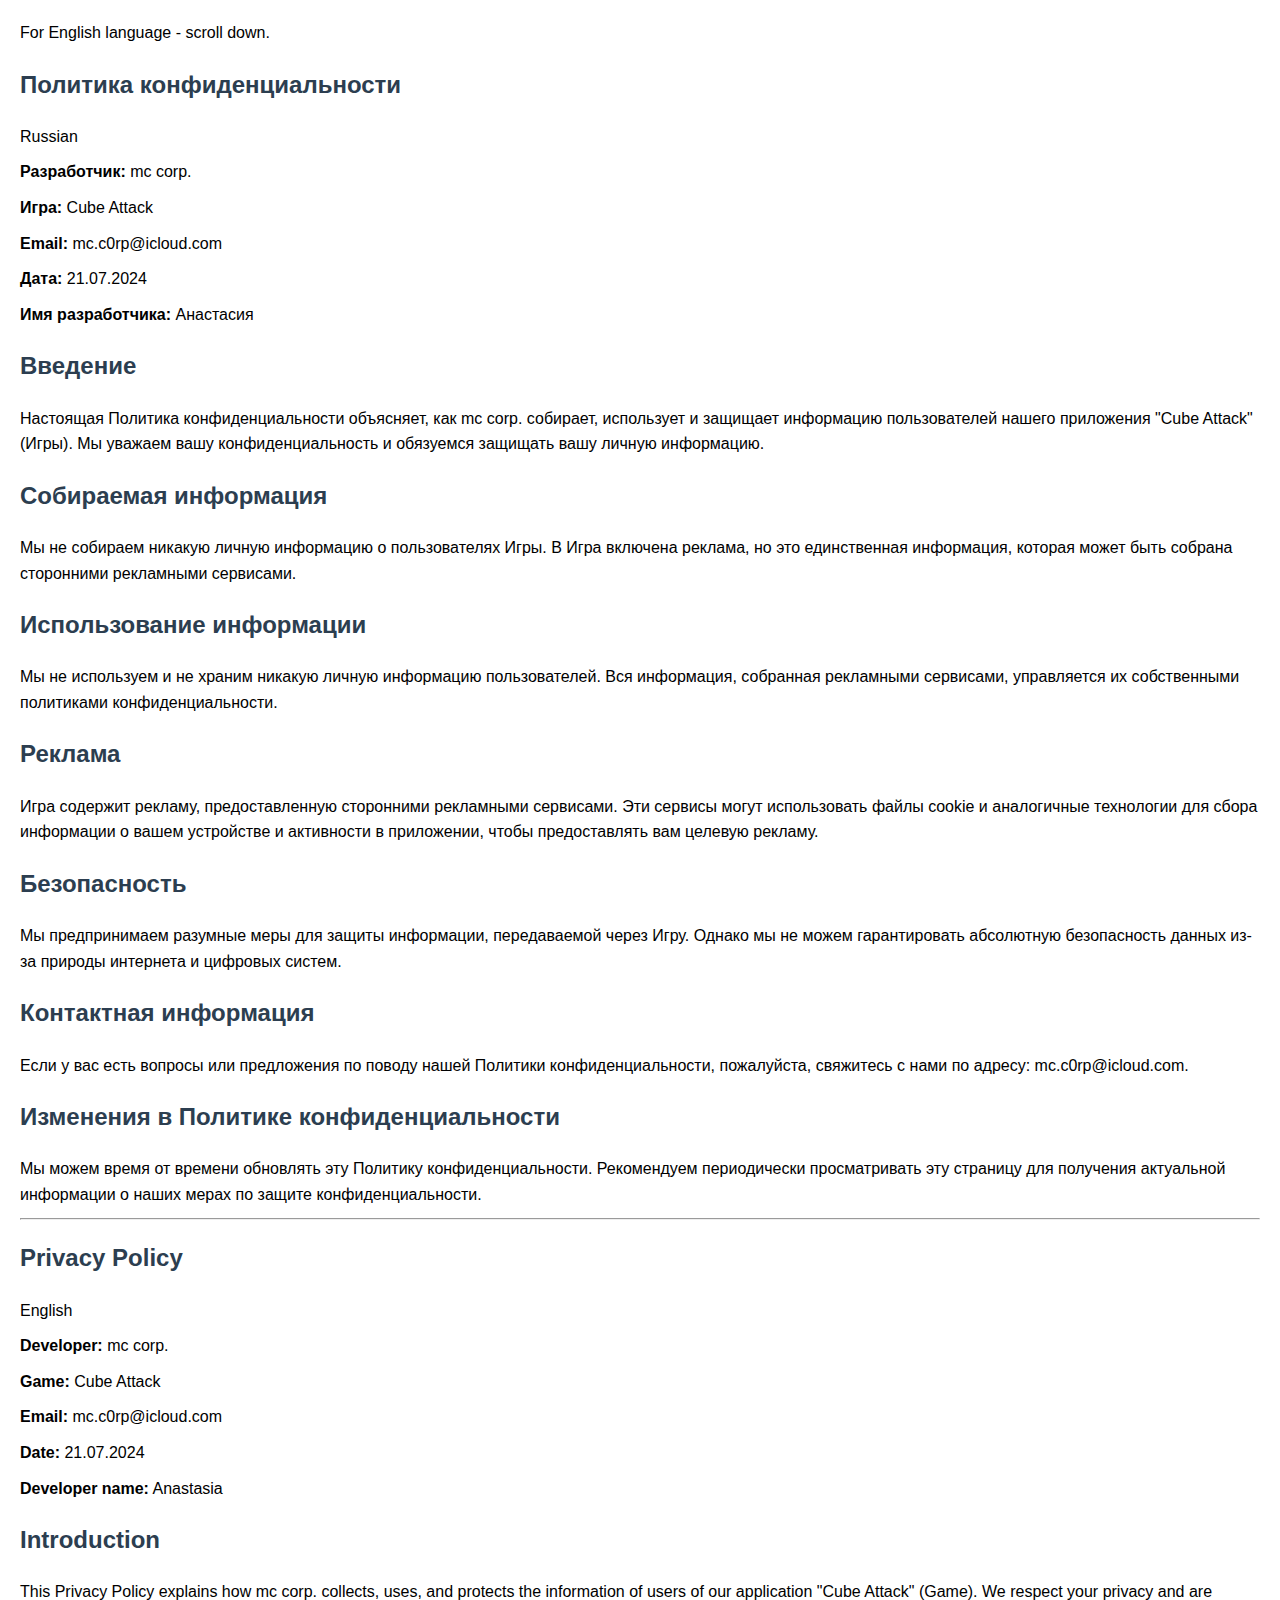
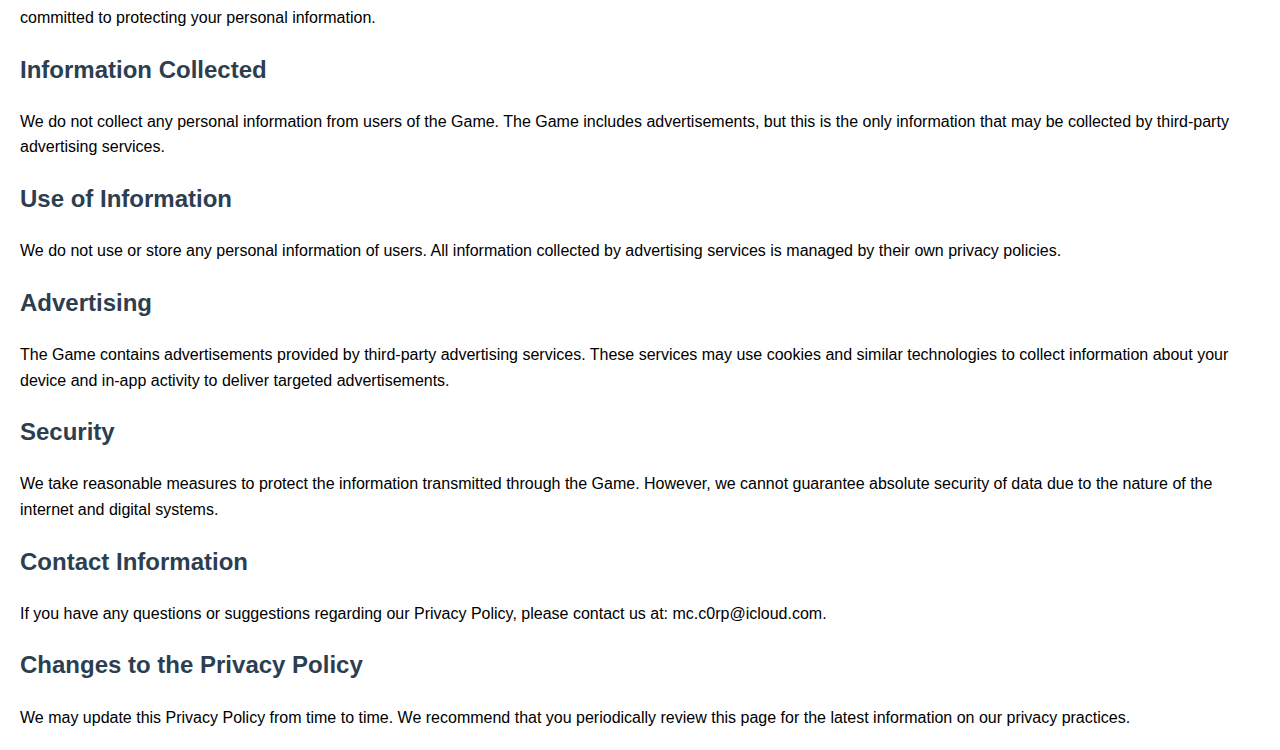
<file: index.html>
<!DOCTYPE html>
<html lang="ru">
<head>
    <meta charset="UTF-8">
    <meta name="viewport" content="width=device-width, initial-scale=1.0">
    <title>Политика конфиденциальности</title>
    <style>
        body {
            font-family: Arial, sans-serif;
            margin: 20px;
            line-height: 1.6;
        }
        h2 {
            color: #2c3e50;
        }
        p {
            margin: 10px 0;
        }
    </style>
</head>
<body>
    <p>For English language - scroll down.</p>
    <h2>Политика конфиденциальности</h2>
    <p>Russian</p>
    <p><strong>Разработчик:</strong> mc corp.</p>
    <p><strong>Игра:</strong> Cube Attack</p>
    <p><strong>Email:</strong> mc.c0rp@icloud.com</p>
    <p><strong>Дата:</strong> 21.07.2024</p>
    <p><strong>Имя разработчика:</strong> Анастасия</p>

    <h2>Введение</h2>
    <p>Настоящая Политика конфиденциальности объясняет, как mc corp. собирает, использует и защищает информацию пользователей нашего приложения "Cube Attack" (Игры). Мы уважаем вашу конфиденциальность и обязуемся защищать вашу личную информацию.</p>

    <h2>Собираемая информация</h2>
    <p>Мы не собираем никакую личную информацию о пользователях Игры. В Игра включена реклама, но это единственная информация, которая может быть собрана сторонними рекламными сервисами.</p>

    <h2>Использование информации</h2>
    <p>Мы не используем и не храним никакую личную информацию пользователей. Вся информация, собранная рекламными сервисами, управляется их собственными политиками конфиденциальности.</p>

    <h2>Реклама</h2>
    <p>Игра содержит рекламу, предоставленную сторонними рекламными сервисами. Эти сервисы могут использовать файлы cookie и аналогичные технологии для сбора информации о вашем устройстве и активности в приложении, чтобы предоставлять вам целевую рекламу.</p>

    <h2>Безопасность</h2>
    <p>Мы предпринимаем разумные меры для защиты информации, передаваемой через Игру. Однако мы не можем гарантировать абсолютную безопасность данных из-за природы интернета и цифровых систем.</p>

    <h2>Контактная информация</h2>
    <p>Если у вас есть вопросы или предложения по поводу нашей Политики конфиденциальности, пожалуйста, свяжитесь с нами по адресу: mc.c0rp@icloud.com.</p>

    <h2>Изменения в Политике конфиденциальности</h2>
    <p>Мы можем время от времени обновлять эту Политику конфиденциальности. Рекомендуем периодически просматривать эту страницу для получения актуальной информации о наших мерах по защите конфиденциальности.</p>

    <hr>

    <h2>Privacy Policy</h2>
    <p>English</p>
    <p><strong>Developer:</strong> mc corp.</p>
    <p><strong>Game:</strong> Cube Attack</p>
    <p><strong>Email:</strong> mc.c0rp@icloud.com</p>
    <p><strong>Date:</strong> 21.07.2024</p>
    <p><strong>Developer name:</strong> Anastasia</p>

    <h2>Introduction</h2>
    <p>This Privacy Policy explains how mc corp. collects, uses, and protects the information of users of our application "Cube Attack" (Game). We respect your privacy and are committed to protecting your personal information.</p>

    <h2>Information Collected</h2>
    <p>We do not collect any personal information from users of the Game. The Game includes advertisements, but this is the only information that may be collected by third-party advertising services.</p>

    <h2>Use of Information</h2>
    <p>We do not use or store any personal information of users. All information collected by advertising services is managed by their own privacy policies.</p>

    <h2>Advertising</h2>
    <p>The Game contains advertisements provided by third-party advertising services. These services may use cookies and similar technologies to collect information about your device and in-app activity to deliver targeted advertisements.</p>

    <h2>Security</h2>
    <p>We take reasonable measures to protect the information transmitted through the Game. However, we cannot guarantee absolute security of data due to the nature of the internet and digital systems.</p>

    <h2>Contact Information</h2>
    <p>If you have any questions or suggestions regarding our Privacy Policy, please contact us at: mc.c0rp@icloud.com.</p>

    <h2>Changes to the Privacy Policy</h2>
    <p>We may update this Privacy Policy from time to time. We recommend that you periodically review this page for the latest information on our privacy practices.</p>

</body>
</html>
</file>
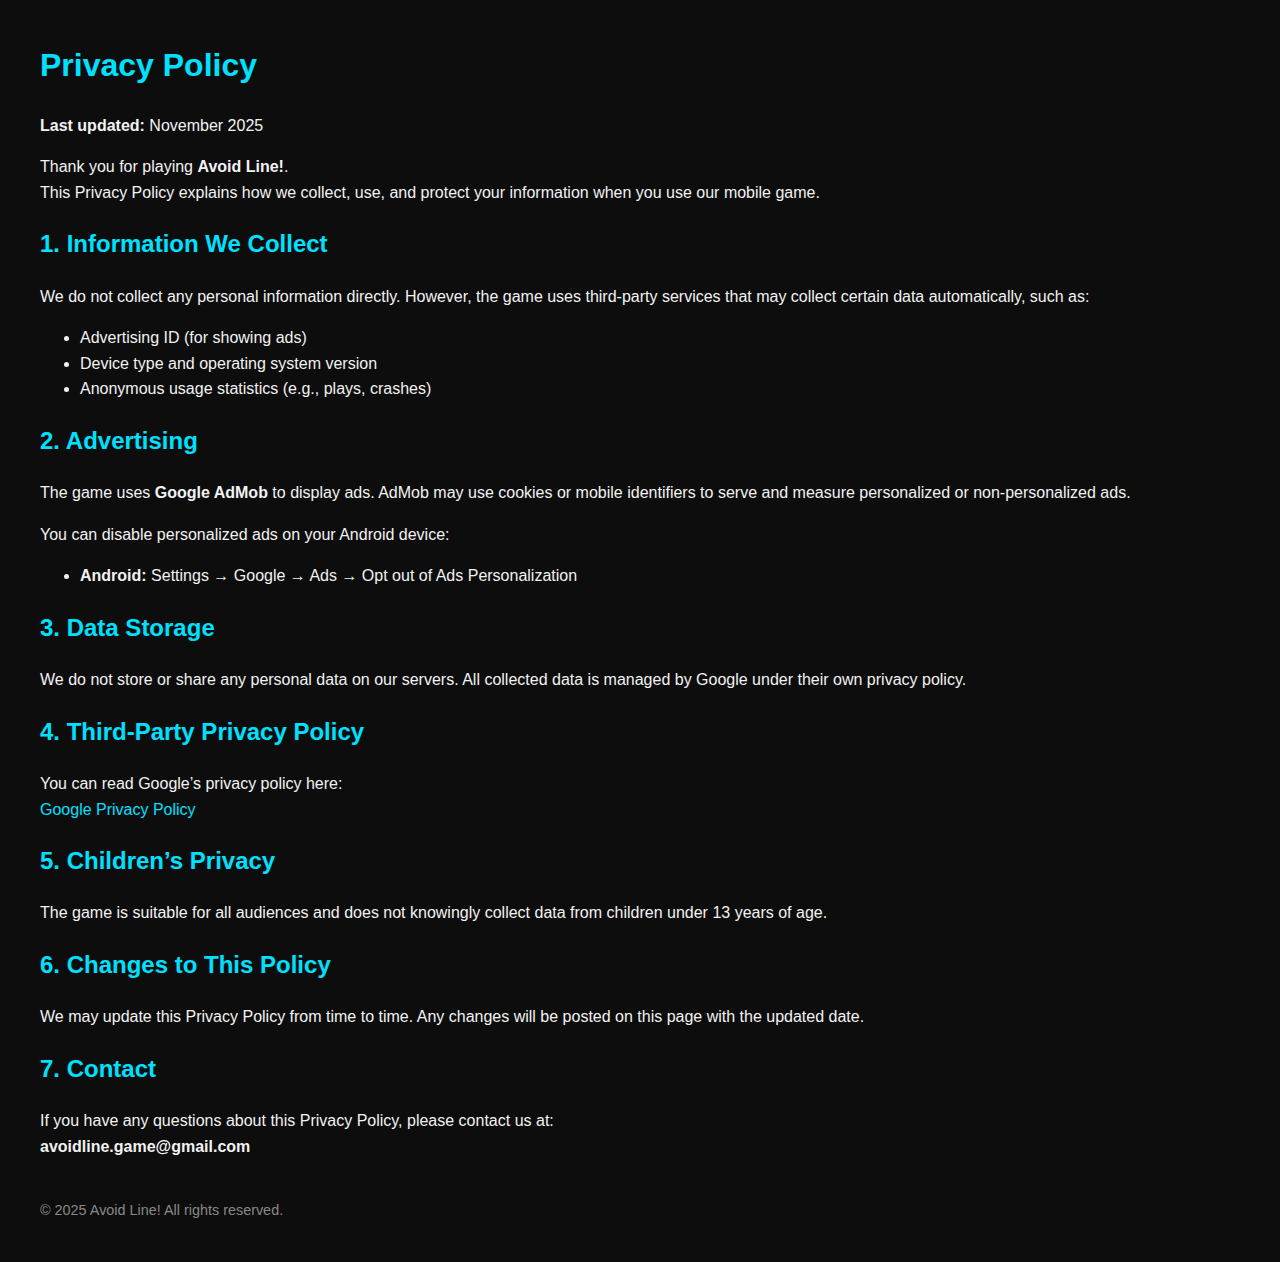
<file: avoidline-policy.html>
<!DOCTYPE html>
<html lang="en">
<head>
  <meta charset="UTF-8" />
  <meta name="viewport" content="width=device-width, initial-scale=1.0" />
  <title>Privacy Policy - Avoid Line!</title>
  <style>
    body {
      font-family: Arial, sans-serif;
      background-color: #0d0d0d;
      color: #f2f2f2;
      margin: 40px;
      line-height: 1.6;
    }
    h1, h2 {
      color: #00e0ff;
    }
    a {
      color: #00e0ff;
      text-decoration: none;
    }
    a:hover {
      text-decoration: underline;
    }
    footer {
      margin-top: 40px;
      font-size: 0.9em;
      color: #888;
    }
  </style>
</head>
<body>
  <h1>Privacy Policy</h1>
  <p><strong>Last updated:</strong> November 2025</p>

  <p>Thank you for playing <strong>Avoid Line!</strong>.<br>
  This Privacy Policy explains how we collect, use, and protect your information when you use our mobile game.</p>

  <h2>1. Information We Collect</h2>
  <p>We do not collect any personal information directly.  
  However, the game uses third-party services that may collect certain data automatically, such as:</p>
  <ul>
    <li>Advertising ID (for showing ads)</li>
    <li>Device type and operating system version</li>
    <li>Anonymous usage statistics (e.g., plays, crashes)</li>
  </ul>

  <h2>2. Advertising</h2>
  <p>The game uses <strong>Google AdMob</strong> to display ads.  
  AdMob may use cookies or mobile identifiers to serve and measure personalized or non-personalized ads.</p>

  <p>You can disable personalized ads on your Android device:</p>
  <ul>
    <li><strong>Android:</strong> Settings → Google → Ads → Opt out of Ads Personalization</li>
  </ul>

  <h2>3. Data Storage</h2>
  <p>We do not store or share any personal data on our servers.  
  All collected data is managed by Google under their own privacy policy.</p>

  <h2>4. Third-Party Privacy Policy</h2>
  <p>You can read Google’s privacy policy here:<br>
  <a href="https://policies.google.com/privacy" target="_blank" rel="noopener">Google Privacy Policy</a></p>

  <h2>5. Children’s Privacy</h2>
  <p>The game is suitable for all audiences and does not knowingly collect data from children under 13 years of age.</p>

  <h2>6. Changes to This Policy</h2>
  <p>We may update this Privacy Policy from time to time.  
  Any changes will be posted on this page with the updated date.</p>

  <h2>7. Contact</h2>
  <p>If you have any questions about this Privacy Policy, please contact us at:<br>
  <strong>avoidline.game@gmail.com</strong></p>

  <footer>
    &copy; 2025 Avoid Line! All rights reserved.
  </footer>
</body>
</html>
</file>
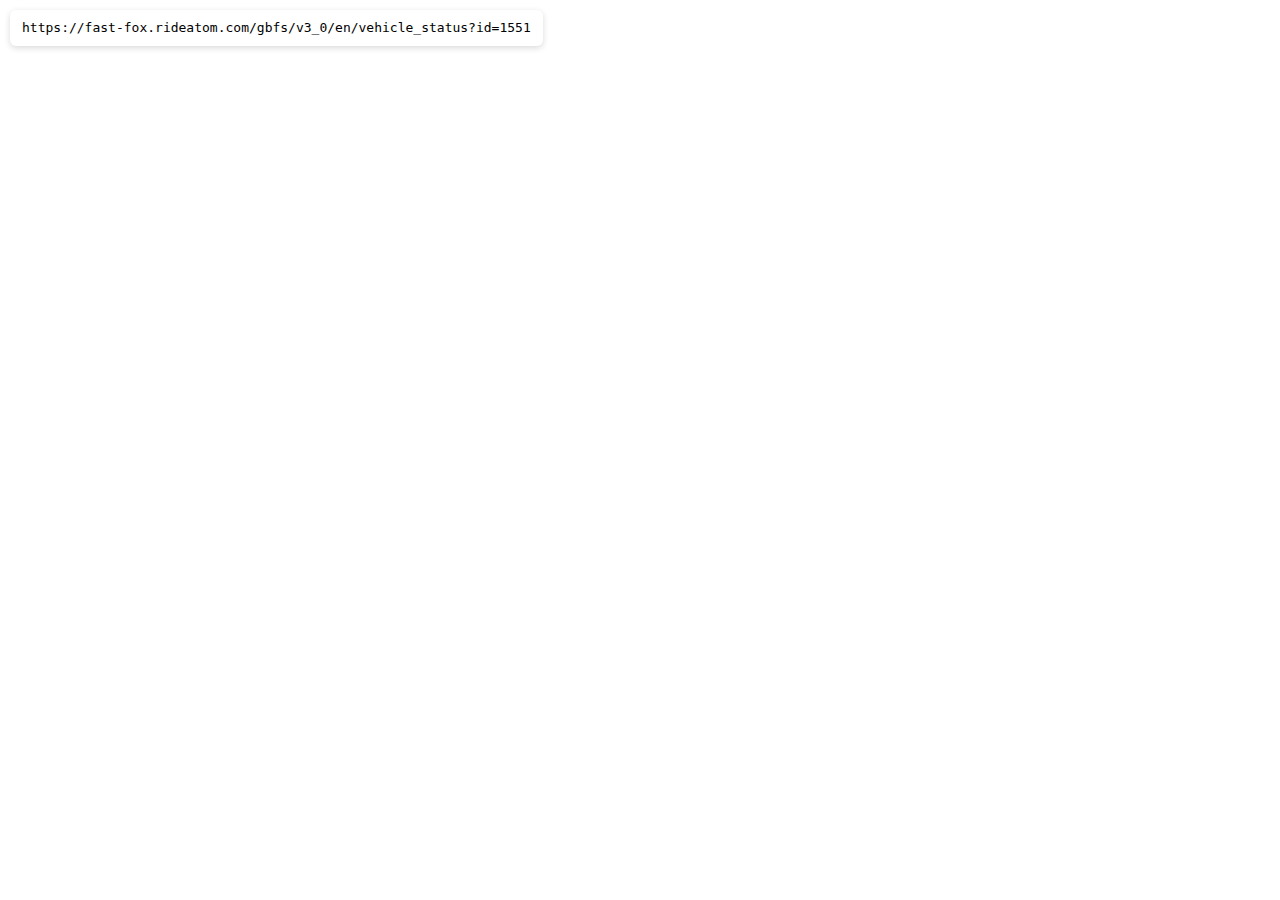
<file: gbfs.html>
<!doctype html>
<html lang="ru">
<head>
  <meta charset="utf-8" />
  <meta name="viewport" content="width=device-width, initial-scale=1" />
  <title>Mapbox — Самокаты</title>
  <link href="https://api.mapbox.com/mapbox-gl-js/v3.15.0/mapbox-gl.css" rel="stylesheet">
  <script src="https://api.mapbox.com/mapbox-gl-js/v3.15.0/mapbox-gl.js"></script>
  <style>
    html, body, #map { height: 100%; margin: 0; padding: 0; }
    .map-overlay {
      position: absolute;
      left: 10px; top: 10px;
      background: #fff; padding: 10px 12px;
      border-radius: 6px;
      box-shadow: 0 2px 6px rgba(0,0,0,.15);
      z-index: 1;
      font-size: 13px;
    }
  </style>
</head>
<body>
  <div id="map"></div>
  <div class="map-overlay">
    <code>https://fast-fox.rideatom.com/gbfs/v3_0/en/vehicle_status?id=1551</code>
  </div>

  <script>
    const MAPBOX_ACCESS_TOKEN = 'pk.eyJ1IjoibWMtYzBycCIsImEiOiJjbThqZTZtM2EwZGVkMmlyNHJtNTFvejFjIn0.Z6AvGRDiLCeRG1V4xmsH6Q';
    mapboxgl.accessToken = MAPBOX_ACCESS_TOKEN;

    const map = new mapboxgl.Map({
      container: 'map',
      style: 'mapbox://styles/mapbox/streets-v12',
      center: [28.812412, 47.044449],
      zoom: 13
    });

    // Кнопки навигации и геолокации
    map.addControl(new mapboxgl.NavigationControl());

    // Геолокация пользователя
    const geolocate = new mapboxgl.GeolocateControl({
      positionOptions: { enableHighAccuracy: true },
      trackUserLocation: true,         // будет следить за пользователем
      showUserHeading: true,           // стрелка направления
      showAccuracyCircle: true
    });
    map.addControl(geolocate);

    // После загрузки карты сразу запросить местоположение
    map.on('load', () => {
      geolocate.trigger(); // сразу показать позицию
      loadAndDraw();
    });

    const DATA_URL = 'https://fast-fox.rideatom.com/gbfs/v3_0/en/vehicle_status?id=1551';

    async function loadAndDraw() {
      try {
        const res = await fetch(DATA_URL, { cache: 'no-store' });
        const json = await res.json();
        const vehicles = json?.data?.vehicles || [];

        if (!vehicles.length) return alert('Нет самокатов');

        const geojson = {
          type: 'FeatureCollection',
          features: vehicles.map(v => {
            const ios = v.rental_uris?.ios || '';
            let scooterNumber = '';
            try {
              if (ios) {
                const u = new URL(ios);
                scooterNumber = u.pathname.split('/').filter(Boolean).pop() || '';
              }
            } catch {
              const parts = ios.split('/').filter(Boolean);
              scooterNumber = parts.pop() || '';
            }

            return {
              type: 'Feature',
              geometry: { type: 'Point', coordinates: [Number(v.lon), Number(v.lat)] },
              properties: {
                number: scooterNumber || '—',
                vehicle_id: v.vehicle_id || '',
                range: v.current_range_meters ?? '',
                ios
              }
            };
          })
        };

        if (map.getSource('scooters')) {
          map.getSource('scooters').setData(geojson);
        } else {
          map.addSource('scooters', { type: 'geojson', data: geojson });

          map.addLayer({
            id: 'scooter-circles',
            type: 'circle',
            source: 'scooters',
            paint: {
              'circle-radius': 10,
              'circle-color': '#111',
              'circle-stroke-color': '#fff',
              'circle-stroke-width': 1.5
            }
          });

          map.addLayer({
            id: 'scooter-labels',
            type: 'symbol',
            source: 'scooters',
            layout: {
              'text-field': ['get', 'number'],
              'text-size': 14,
              'text-offset': [0, 0.8],
              'text-anchor': 'top'
            },
            paint: {
              'text-color': '#fff',
              'text-halo-color': '#000',
              'text-halo-width': 1.5
            }
          });

          map.on('click', 'scooter-circles', e => {
            const p = e.features[0].properties;
            const html = `
              <strong>nr</strong> ${p.number}<br>
              <strong>id</strong> ${p.vehicle_id}<br>
            `;
            new mapboxgl.Popup()
              .setLngLat(e.lngLat)
              .setHTML(html)
              .addTo(map);
          });

          map.on('mouseenter', 'scooter-circles', () => map.getCanvas().style.cursor = 'pointer');
          map.on('mouseleave', 'scooter-circles', () => map.getCanvas().style.cursor = '');
        }

        // Подгоняем под самокаты
        const coords = vehicles.map(v => [v.lon, v.lat]);
        const bounds = coords.reduce((b, c) => b.extend(c), new mapboxgl.LngLatBounds(coords[0], coords[0]));
        map.fitBounds(bounds, { padding: 60, maxZoom: 15 });

      } catch (err) {
        console.error(err);
        alert('Ошибка: ' + err.message);
      }
    }
  </script>
</body>
</html>
</file>
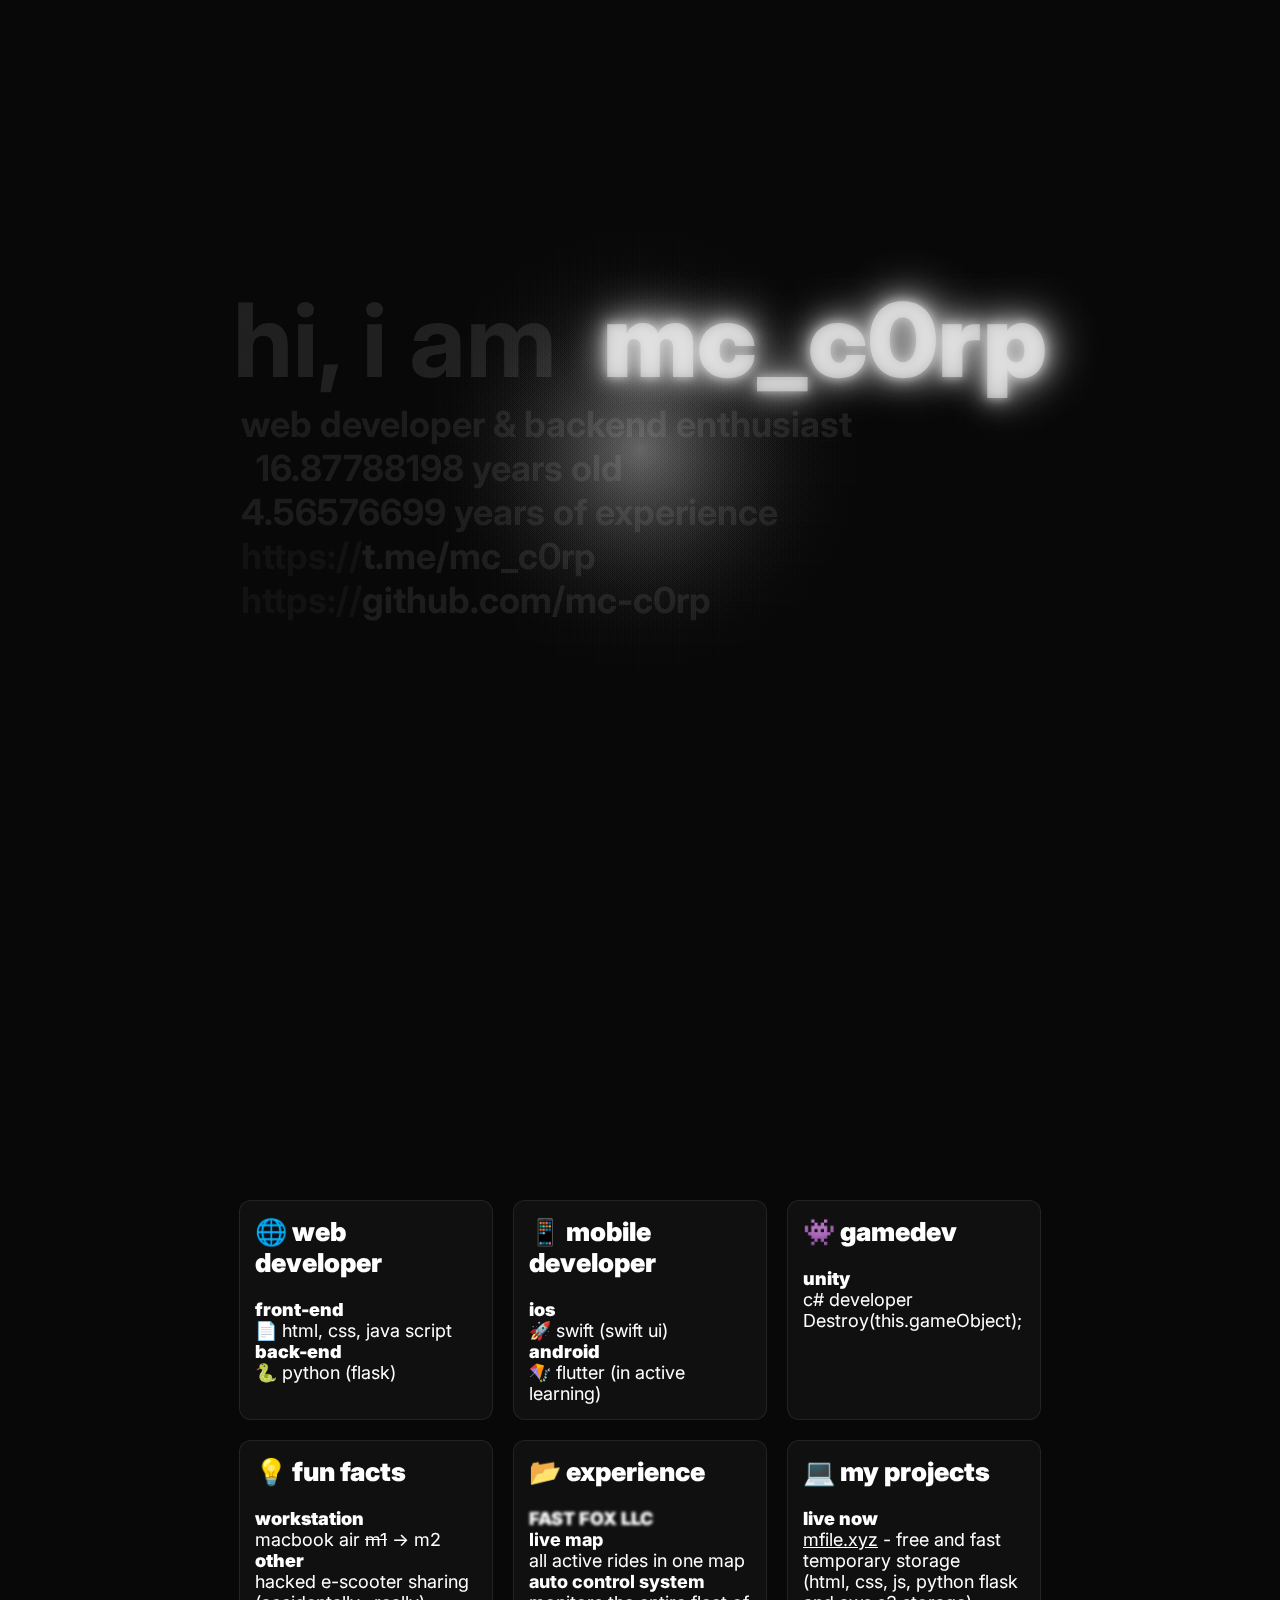
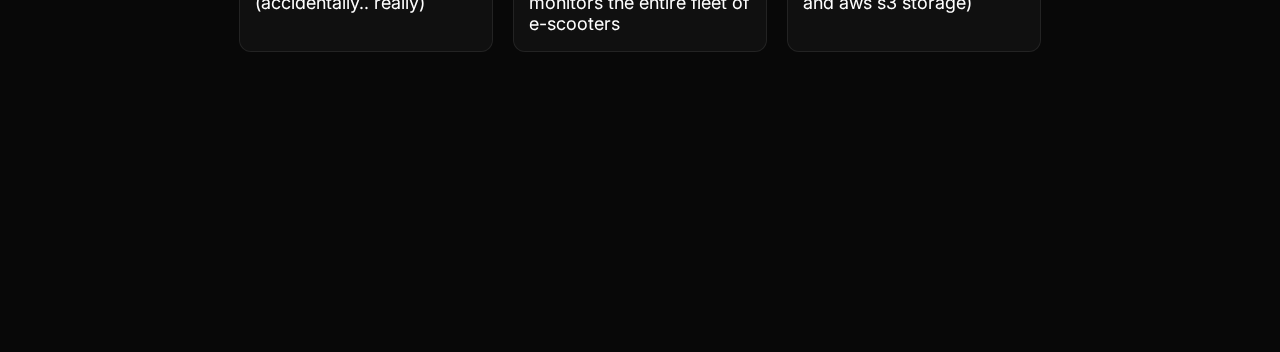
<file: v1.html>
<!DOCTYPE html>
<html lang="ru">

<head>
  <meta charset="UTF-8" />
  <meta name="viewport" content="width=device-width, initial-scale=1.0" />
  <title>mc c0rp</title>
  <link href="https://fonts.googleapis.com/css2?family=Inter:wght@100;400;700;900&display=swap" rel="stylesheet" />
  <meta name="google-site-verification" content="3K6S6RzhuFzfp0BQJpvOsYZ45meetalG-ESHDjxXBZE" />
  <meta name="description" content="👋 Hi, I am mc c0rp, a web developer & backend enthusiast. 🧑‍💻 Making sites and much other!">
  <meta name="keywords" content="web developer, backend, ui/ux, swift, flutter, python, github, mc_c0rp, mc c0rp, mc corp, mc-c0rp, mc-corp">
  <meta name="author" content="mc_c0rp">

  <meta property="og:title" content="mc_c0rp">
  <meta property="og:description" content="👋 Hi, I am mc c0rp, a web developer & backend enthusiast. 🧑‍💻 Making sites and much other!">
  <meta property="og:type" content="website">
  <meta property="og:url" content="https://mc-c0rp.xyz">
  <link rel="icon" href="/favicon.ico" type="image/x-icon">
  
  <style>
    body,
    .center-text,
    .panel,
    #mobile-fullscreen-message {
      font-family: "Inter", system-ui, sans-serif;
    }

    ::selection {
  background: white;
  color: black;
}

::-moz-selection {
  background: white;
  color: black;
}

    body {
      margin: 0;
      height: 200vh;
      background: #080808;
      color: #fff;
      overflow-x: hidden;
    }

    canvas {
      position: fixed;
      inset: 0;
      display: block;
      z-index: 1;
    }

    .center-text span.highlight {
      color: #ededed85;
      text-shadow: 0 0 8px #e3e3e376, 0 0 16px #e3e3e376, 0 0 26px #e3e3e376, 0 0 36px #e3e3e376, 0 0 48px #e3e3e376;
      transition: text-shadow 0.1s;
      font-variation-settings: "wght" 1000;
    }

    .panels {
      position: relative;
      display: grid;
      grid-template-columns: repeat(3, 1fr);
      justify-content: center;
      gap: 20px;
      z-index: 5;
      padding: 300px;
      filter: blur();
    }

    .panel {
      min-width: 222px;
      min-height: 180px;
      background: rgba(35, 35, 35, 0.301);
      border: 1px solid rgba(255, 255, 255, 0.08);
      border-radius: 12px;
      backdrop-filter: blur(4px);
      display: flex;
      flex-direction: column;
      justify-content: left;
      padding: 15px;
      font-size: 18px;
      color: #fff;
      -webkit-backdrop-filter: blur(8px); /* для Safari */
      backdrop-filter: blur(8px);
    }

    .p-title {
      font-size: 26px;
      font-variation-settings: "wght" 1000;
    }

    .p-text-var {
      font-variation-settings: "wght" 1000;
    }

    #mobile-fullscreen-message {
      display: none;
    }

    @media (max-width: 768px) {
      #mobile-fullscreen-message {
        display: flex;
        position: fixed;
        top: 0;
        left: 0;
        width: 100%;
        height: 100%;
        background: #080808;
        color: #fff;
        font-size: 2em;
        justify-content: center;
        align-items: center;
        text-align: center;
        z-index: 9999;
      }
    }

    .center-text {
      position: relative;
      height: 100vh;
      display: flex;
      justify-content: center;
      align-items: center;
      font-size: 8vw;
      font-weight: bold;
      z-index: 2;
      pointer-events: none;
      text-align: left;
      color: #ffffff19;
    }

    .text-block {
      display: flex;
      flex-direction: column;
      align-items: flex-start;
    }

    .subtitle {
      font-size: 36px;
      margin: 0px;
      opacity: 0.85;
      padding-left: 8px;
    }

    .link {
      text-decoration: none;
      color: white;
      cursor: pointer;
      display: inline-flex;
      align-items: center;
      gap: 2px;
      transition: all 0.3s ease;
      pointer-events: auto;
      opacity: 0.1 !important;
    }

    .prefix,
    .link-text {
      display: inline-block;
      opacity: 0.5;
      transition: all 0.3s ease;
    }

    .link:hover .prefix,
    .link:hover .link-text {
      opacity: 1;
    }

    .subtitle .link {
      display: inline-block;
      transition: transform 0.3s ease;
    }

    .subtitle .link:hover {
      transform: translateX(8px);
    }

    #age-years {
      display: inline-block;
      width: 9.7ch;
      text-align: right;
    }

    #code-years {
      display: inline-block;
      width: 8.9ch;
      text-align: right;
    }

    .p-text-sub {
      font-variation-settings: "wght" 777;
    }

    .center-text {
      z-index: 5;
    }
  </style>
</head>

<body>
  <div id="mobile-fullscreen-message">
    unfortunately, only the pc version is available right now 😔
  </div>

  <canvas id="spotlight"></canvas>

  <div class="center-text">
    <div class="text-block">
      <div class="title">
        hi, i am
        <span id="mc" style="margin-left: 25px" class="highlight">mc_c0rp</span>
      </div>
      <p class="subtitle">web developer & backend enthusiast</p>
      <p class="subtitle"><span id="age-years">0.00000</span> years old</p>
      <p class="subtitle"><span id="code-years">0.00000</span> years of experience</p>
      <p class="subtitle">
        <a href="https://t.me/mc_c0rp" class="link" target="_blank" rel="noopener noreferrer">
          <span class="prefix">https://</span>t.me/mc_c0rp
        </a>
      </p>
      <p class="subtitle">
        <a href="https://github.com/mc-c0rp" class="link" target="_blank" rel="noopener noreferrer">
          <span class="prefix">https://</span>github.com/mc-c0rp
        </a>
      </p>
    </div>
  </div>

  <div class="panels">
    <div class="panel">
      <span class="p-title">🌐 web developer</span><br /><strong class="p-text-var">front-end</strong>📄 html, css, java
      script<br /><strong class="p-text-var">back-end</strong>🐍 python (flask)
    </div>
    <div class="panel">
      <span class="p-title">📱 mobile developer</span><br /><strong class="p-text-var">ios</strong>🚀 swift (swift
      ui)<strong class="p-text-var">android</strong>🪁 flutter (in active learning)
    </div>
    <div class="panel">
      <span class="p-title">👾 gamedev</span><br /><strong class="p-text-var">unity</strong> c# developer<br>Destroy(this.gameObject);
    </div>
    <div class="panel">
      <span class="p-title">💡 fun facts</span><br />
      <strong class="p-text-var">workstation</strong><span>macbook air <del>m1</del> → m2</span>
      <strong class="p-text-var">other</strong>hacked e-scooter sharing (accidentally.. really)
    </div>
    <div class="panel">
      <span class="p-title">📂 experience</span><br />
      <strong class="p-text-var" style="filter: blur(1.5px);"><span>FAST FOX LLC</span></strong><span
        class="p-text-sub">live map</span>all active rides in one map<span class="p-text-sub">auto control
        system</span>monitors the entire fleet of e-scooters
    </div>
    <div class="panel">
      <span class="p-title">💻 my projects</span><br />
      <strong class="p-text-var">live now</strong><span><a href="https://mfile.xyz/" style="color: white;">mfile.xyz</a> - free and fast temporary storage<br>(html, css, js, python flask and aws s3 storage)</span>
    </div>
  </div>

  <script>
    const ageSpan = document.getElementById("age-years");
    const codeSpan = document.getElementById("code-years");
    const startDate = new Date("2009-09-09T00:00:00Z");
    const startDateCode = new Date("2022-01-01T00:00:00Z");

    function updateAge() {
      const now = new Date();
      const diffMs = now - startDate;
      const yearMs = 365.25 * 24 * 60 * 60 * 1000;
      ageSpan.textContent = (diffMs / yearMs).toFixed(8);
    }

    function updateCodeAge() {
      const now = new Date();
      const diffMs = now - startDateCode;
      const yearMs = 365.25 * 24 * 60 * 60 * 1000;
      codeSpan.textContent = (diffMs / yearMs).toFixed(8);
    }

    setInterval(updateAge, 100);
    setInterval(updateCodeAge, 100);
    updateAge();
    updateCodeAge();
  </script>

  <script>
    const canvas = document.getElementById("spotlight");
    const ctx = canvas.getContext("2d");
    let width = window.innerWidth;
    let height = window.innerHeight;
    canvas.width = width;
    canvas.height = height;
    const spotlight = { x: width / 2, y: height / 2, size: 250 };
    const target = { x: width / 2, y: height / 2 };
    const trail = [];
    const mcText = document.getElementById("mc");

    window.addEventListener("mousemove", e => {
      target.x = e.clientX;
      target.y = e.clientY;
    });

    window.addEventListener("resize", () => {
      width = window.innerWidth;
      height = window.innerHeight;
      canvas.width = width;
      canvas.height = height;
    });

    function lerp(a, b, f) {
      return a + (b - a) * f;
    }

    function render() {
      ctx.clearRect(0, 0, width, height);
      ctx.fillStyle = "#080808";
      ctx.fillRect(0, 0, width, height);

      ctx.strokeStyle = "rgba(255,255,255,0.015)";
      ctx.lineWidth = 1;
      const gridSize = 40;
      for (let x = 0; x < width; x += gridSize) {
        ctx.beginPath();
        ctx.moveTo(x, 0);
        ctx.lineTo(x, height);
        ctx.stroke();
      }
      for (let y = 0; y < height; y += gridSize) {
        ctx.beginPath();
        ctx.moveTo(0, y);
        ctx.lineTo(width, y);
        ctx.stroke();
      }

      spotlight.x = lerp(spotlight.x, target.x, 0.1);
      spotlight.y = lerp(spotlight.y, target.y, 0.1);

      trail.push({ x: spotlight.x, y: spotlight.y, size: spotlight.size });
      if (trail.length > 20) trail.shift();

      for (let i = 0; i < trail.length; i++) {
        const t = trail[i];
        const alpha = (i / trail.length) * 0.04;
        const size = t.size * (0.5 + 0.5 * (i / trail.length));
        const gradient = ctx.createRadialGradient(t.x, t.y, 0, t.x, t.y, size);
        gradient.addColorStop(0, `rgba(255,255,255,${alpha})`);
        gradient.addColorStop(1, "rgba(0,0,0,0)");
        ctx.fillStyle = gradient;
        ctx.beginPath();
        ctx.arc(t.x, t.y, size, 0, Math.PI * 2);
        ctx.fill();
      }

      const gradient = ctx.createRadialGradient(spotlight.x, spotlight.y, 0, spotlight.x, spotlight.y, spotlight.size);
      gradient.addColorStop(0, "rgba(255,255,255,0.08)");
      gradient.addColorStop(1, "rgba(0,0,0,0)");
      ctx.fillStyle = gradient;
      ctx.beginPath();
      ctx.arc(spotlight.x, spotlight.y, spotlight.size, 0, Math.PI * 2);
      ctx.fill();

      const dx = spotlight.x - (mcText.offsetLeft + mcText.offsetWidth / 2);
      const dy = spotlight.y - (mcText.offsetTop + mcText.offsetHeight / 2);
      const dist = Math.sqrt(dx * dx + dy * dy);
      const shadowX = (dx / dist) * 7;
      const shadowY = (dy / dist) * 7;
      const shadowBlur = Math.min(50, dist / 2);
      mcText.style.textShadow = `${-shadowX}px ${-shadowY}px ${shadowBlur}px rgba(255,255,255,0.6),
        0 0 8px #e3e3e376,
        0 0 16px #e3e3e376,
        0 0 26px #e3e3e376,
        0 0 36px #e3e3e376`;

      requestAnimationFrame(render);
    }

    render();
  </script>
</body>

</html>
</file>
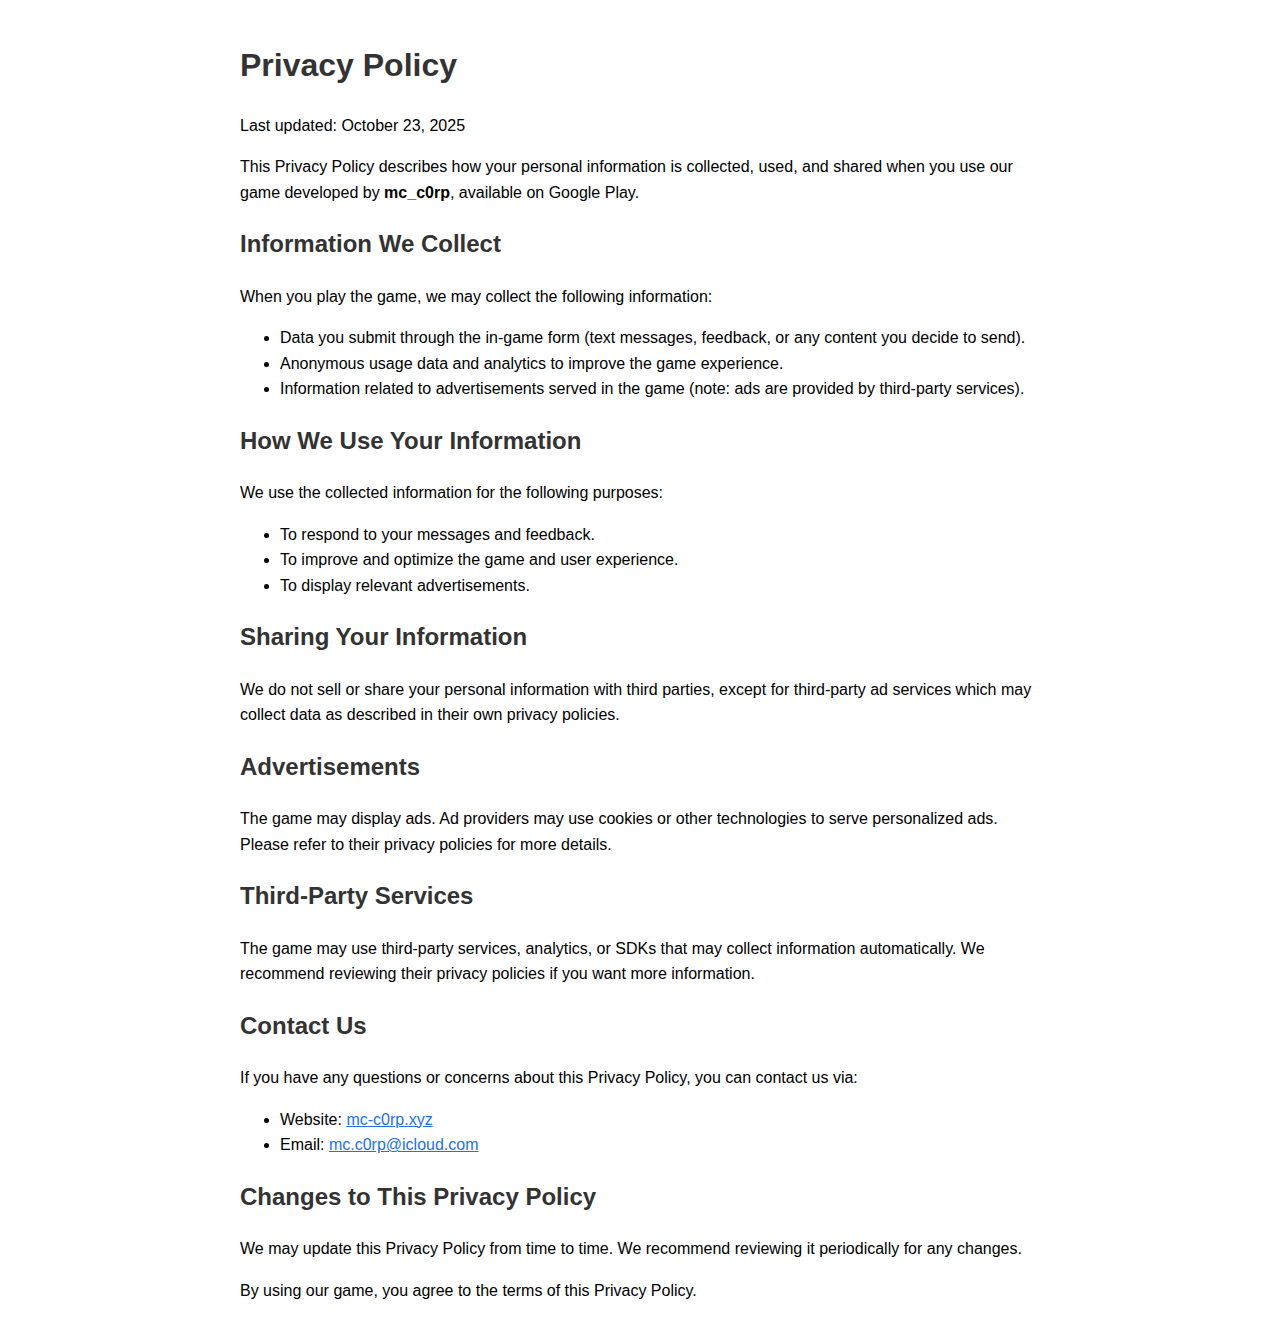
<file: why-policy.html>
<!DOCTYPE html>
<html lang="en">
<head>
    <meta charset="UTF-8">
    <title>Privacy Policy - Game by MC_C0RP</title>
    <style>
        body {
            font-family: Arial, sans-serif;
            line-height: 1.6;
            max-width: 800px;
            margin: 40px auto;
            padding: 0 20px;
        }
        h1, h2 {
            color: #333;
        }
        a {
            color: #1a73e8;
        }
    </style>
</head>
<body>
    <h1>Privacy Policy</h1>
    <p>Last updated: October 23, 2025</p>
    
    <p>This Privacy Policy describes how your personal information is collected, used, and shared when you use our game developed by <strong>mc_c0rp</strong>, available on Google Play.</p>
    
    <h2>Information We Collect</h2>
    <p>When you play the game, we may collect the following information:</p>
    <ul>
        <li>Data you submit through the in-game form (text messages, feedback, or any content you decide to send).</li>
        <li>Anonymous usage data and analytics to improve the game experience.</li>
        <li>Information related to advertisements served in the game (note: ads are provided by third-party services).</li>
    </ul>
    
    <h2>How We Use Your Information</h2>
    <p>We use the collected information for the following purposes:</p>
    <ul>
        <li>To respond to your messages and feedback.</li>
        <li>To improve and optimize the game and user experience.</li>
        <li>To display relevant advertisements.</li>
    </ul>
    
    <h2>Sharing Your Information</h2>
    <p>We do not sell or share your personal information with third parties, except for third-party ad services which may collect data as described in their own privacy policies.</p>
    
    <h2>Advertisements</h2>
    <p>The game may display ads. Ad providers may use cookies or other technologies to serve personalized ads. Please refer to their privacy policies for more details.</p>
    
    <h2>Third-Party Services</h2>
    <p>The game may use third-party services, analytics, or SDKs that may collect information automatically. We recommend reviewing their privacy policies if you want more information.</p>
    
    <h2>Contact Us</h2>
    <p>If you have any questions or concerns about this Privacy Policy, you can contact us via:</p>
    <ul>
        <li>Website: <a href="https://mc-c0rp.xyz">mc-c0rp.xyz</a></li>
        <li>Email: <a href="mailto:mc.c0rp@icloud.com">mc.c0rp@icloud.com</a></li>
    </ul>
    
    <h2>Changes to This Privacy Policy</h2>
    <p>We may update this Privacy Policy from time to time. We recommend reviewing it periodically for any changes.</p>
    
    <p>By using our game, you agree to the terms of this Privacy Policy.</p>
</body>
</html>
</file>
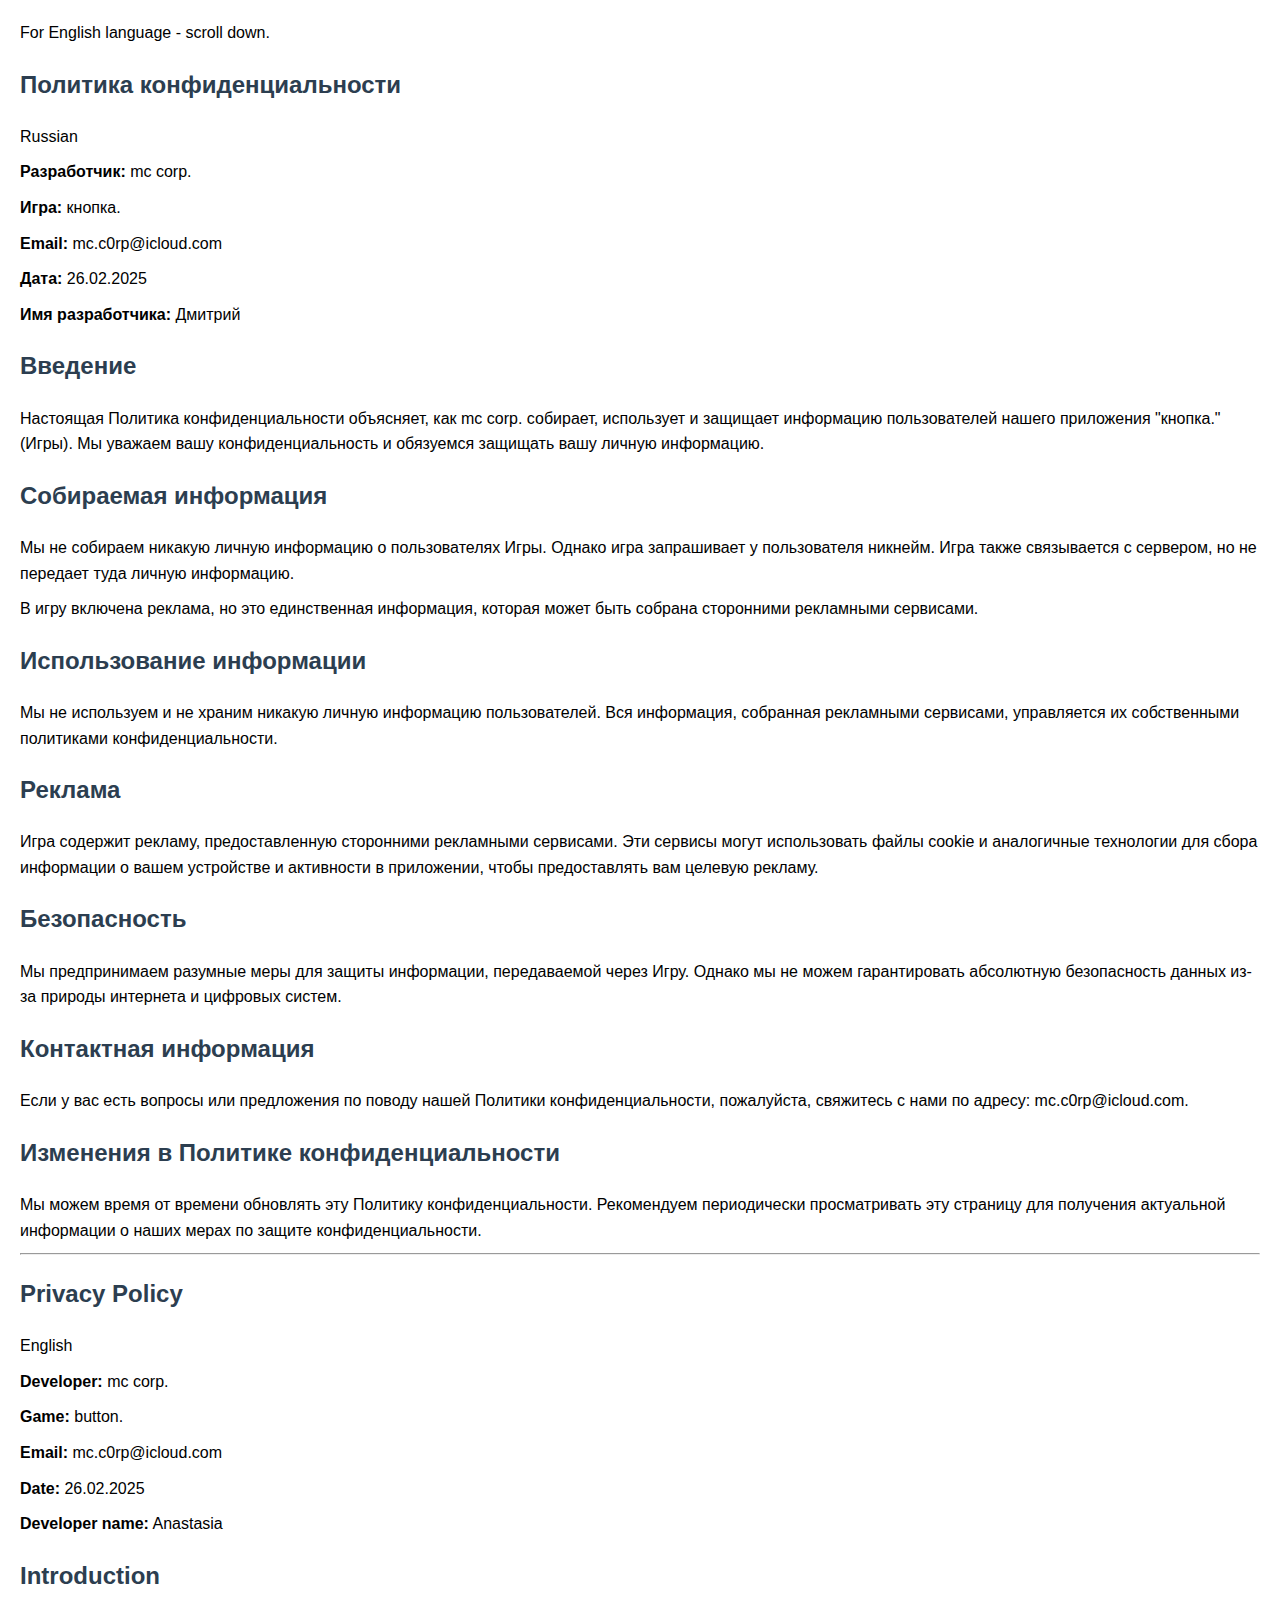
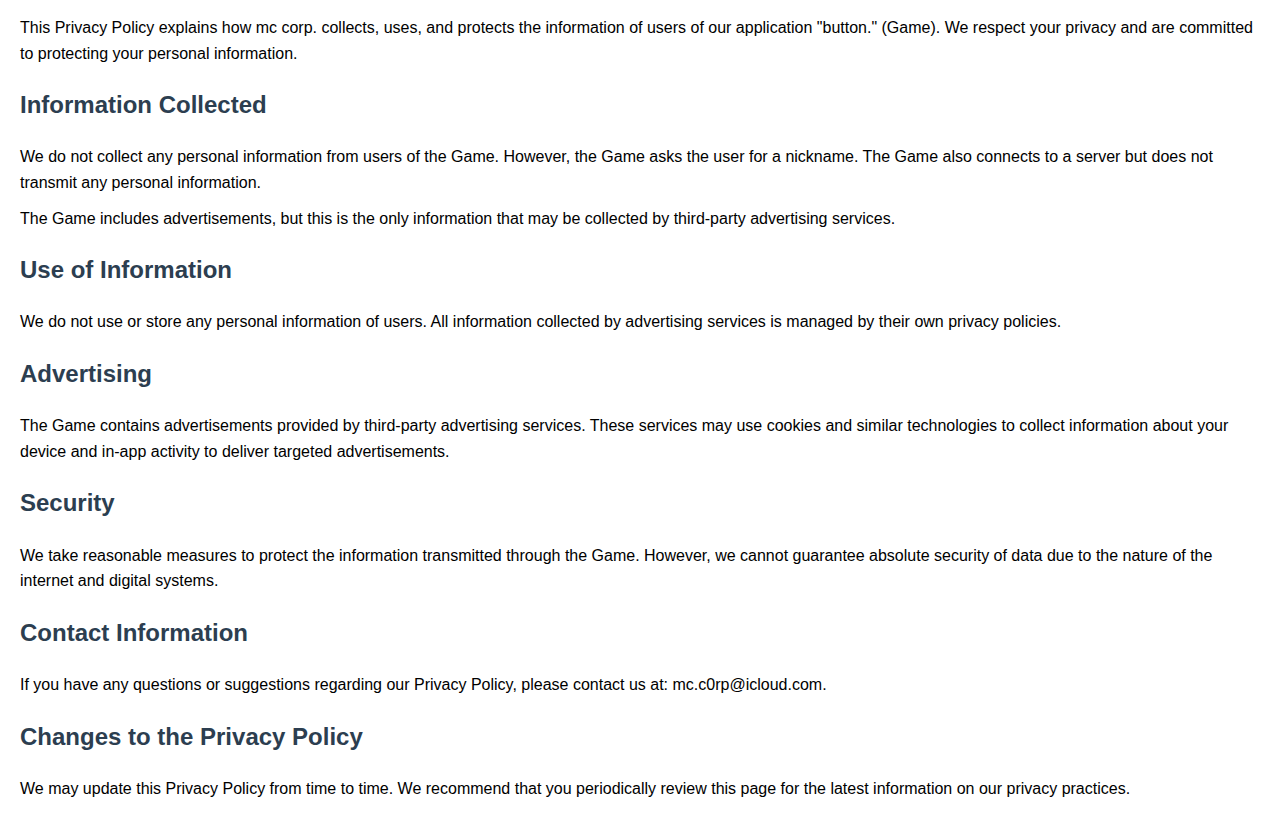
<file: privacy/button.html>
<!DOCTYPE html>
<html lang="ru">
<head>
    <meta charset="UTF-8">
    <meta name="viewport" content="width=device-width, initial-scale=1.0">
    <title>Политика конфиденциальности</title>
    <style>
        body {
            font-family: Arial, sans-serif;
            margin: 20px;
            line-height: 1.6;
        }
        h2 {
            color: #2c3e50;
        }
        p {
            margin: 10px 0;
        }
    </style>
</head>
<body>
    <p>For English language - scroll down.</p>
    <h2>Политика конфиденциальности</h2>
    <p>Russian</p>
    <p><strong>Разработчик:</strong> mc corp.</p>
    <p><strong>Игра:</strong> кнопка.</p>
    <p><strong>Email:</strong> mc.c0rp@icloud.com</p>
    <p><strong>Дата:</strong> 26.02.2025</p>
    <p><strong>Имя разработчика:</strong> Дмитрий</p>

    <h2>Введение</h2>
    <p>Настоящая Политика конфиденциальности объясняет, как mc corp. собирает, использует и защищает информацию пользователей нашего приложения "кнопка." (Игры). Мы уважаем вашу конфиденциальность и обязуемся защищать вашу личную информацию.</p>

    <h2>Собираемая информация</h2>
    <p>Мы не собираем никакую личную информацию о пользователях Игры. Однако игра запрашивает у пользователя никнейм. Игра также связывается с сервером, но не передает туда личную информацию.</p>
    <p>В игру включена реклама, но это единственная информация, которая может быть собрана сторонними рекламными сервисами.</p>

    <h2>Использование информации</h2>
    <p>Мы не используем и не храним никакую личную информацию пользователей. Вся информация, собранная рекламными сервисами, управляется их собственными политиками конфиденциальности.</p>

    <h2>Реклама</h2>
    <p>Игра содержит рекламу, предоставленную сторонними рекламными сервисами. Эти сервисы могут использовать файлы cookie и аналогичные технологии для сбора информации о вашем устройстве и активности в приложении, чтобы предоставлять вам целевую рекламу.</p>

    <h2>Безопасность</h2>
    <p>Мы предпринимаем разумные меры для защиты информации, передаваемой через Игру. Однако мы не можем гарантировать абсолютную безопасность данных из-за природы интернета и цифровых систем.</p>

    <h2>Контактная информация</h2>
    <p>Если у вас есть вопросы или предложения по поводу нашей Политики конфиденциальности, пожалуйста, свяжитесь с нами по адресу: mc.c0rp@icloud.com.</p>

    <h2>Изменения в Политике конфиденциальности</h2>
    <p>Мы можем время от времени обновлять эту Политику конфиденциальности. Рекомендуем периодически просматривать эту страницу для получения актуальной информации о наших мерах по защите конфиденциальности.</p>

    <hr>

    <h2>Privacy Policy</h2>
    <p>English</p>
    <p><strong>Developer:</strong> mc corp.</p>
    <p><strong>Game:</strong> button.</p>
    <p><strong>Email:</strong> mc.c0rp@icloud.com</p>
    <p><strong>Date:</strong> 26.02.2025</p>
    <p><strong>Developer name:</strong> Anastasia</p>

    <h2>Introduction</h2>
    <p>This Privacy Policy explains how mc corp. collects, uses, and protects the information of users of our application "button." (Game). We respect your privacy and are committed to protecting your personal information.</p>

    <h2>Information Collected</h2>
    <p>We do not collect any personal information from users of the Game. However, the Game asks the user for a nickname. The Game also connects to a server but does not transmit any personal information.</p>
    <p>The Game includes advertisements, but this is the only information that may be collected by third-party advertising services.</p>

    <h2>Use of Information</h2>
    <p>We do not use or store any personal information of users. All information collected by advertising services is managed by their own privacy policies.</p>

    <h2>Advertising</h2>
    <p>The Game contains advertisements provided by third-party advertising services. These services may use cookies and similar technologies to collect information about your device and in-app activity to deliver targeted advertisements.</p>

    <h2>Security</h2>
    <p>We take reasonable measures to protect the information transmitted through the Game. However, we cannot guarantee absolute security of data due to the nature of the internet and digital systems.</p>

    <h2>Contact Information</h2>
    <p>If you have any questions or suggestions regarding our Privacy Policy, please contact us at: mc.c0rp@icloud.com.</p>

    <h2>Changes to the Privacy Policy</h2>
    <p>We may update this Privacy Policy from time to time. We recommend that you periodically review this page for the latest information on our privacy practices.</p>

</body>
</html>
</file>
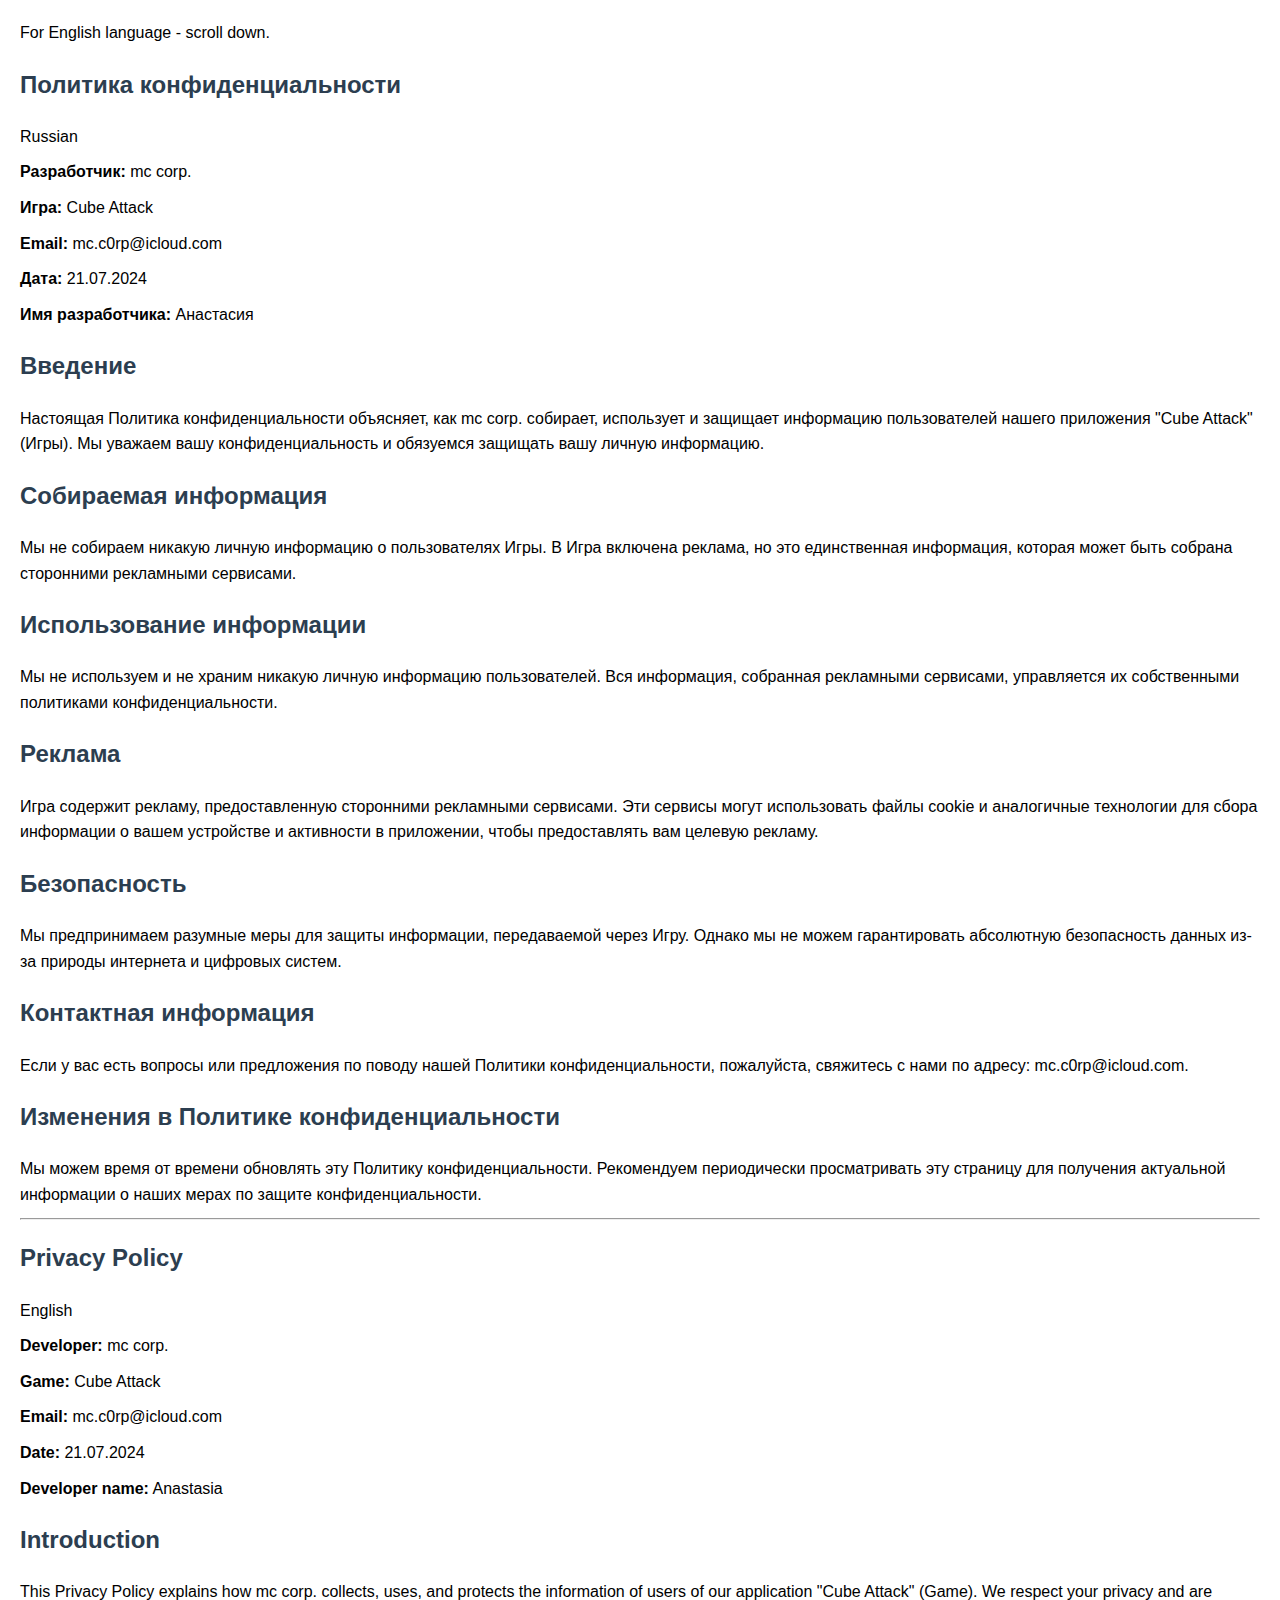
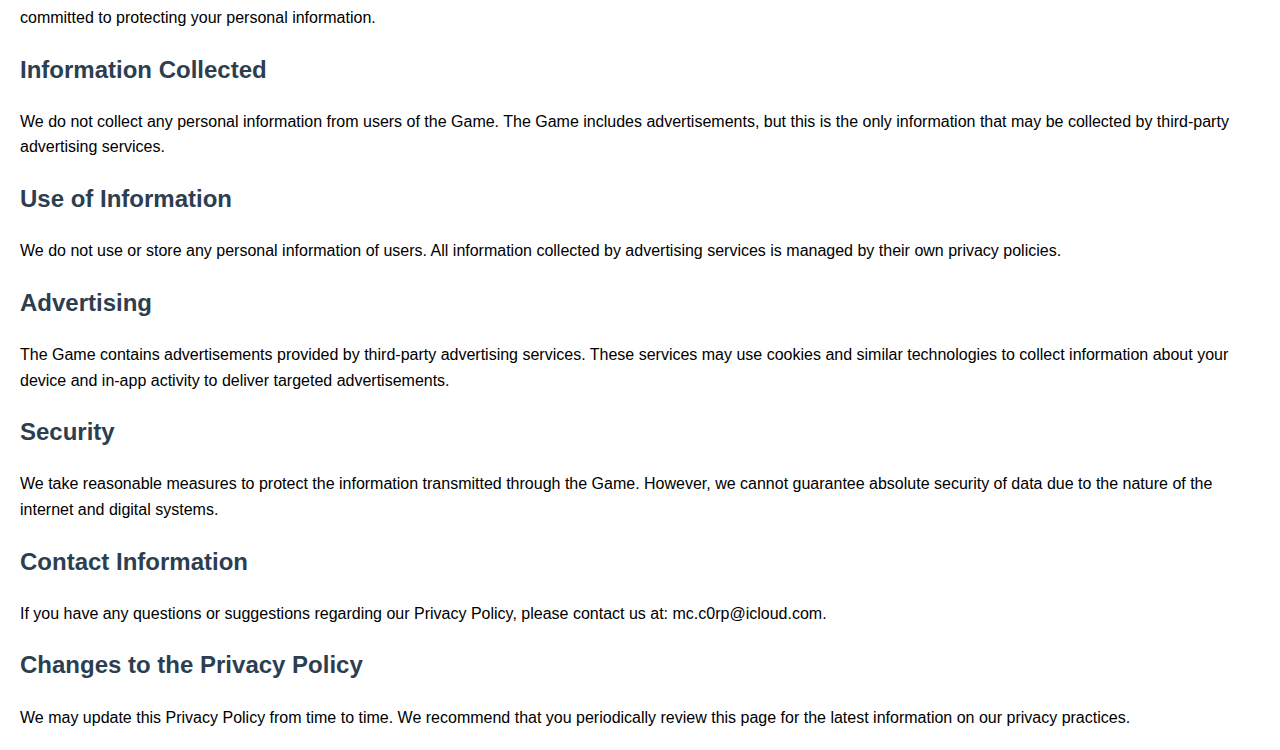
<file: privacy/cube-attack.html>
<!DOCTYPE html>
<html lang="ru">
<head>
    <meta charset="UTF-8">
    <meta name="viewport" content="width=device-width, initial-scale=1.0">
    <title>Политика конфиденциальности</title>
    <style>
        body {
            font-family: Arial, sans-serif;
            margin: 20px;
            line-height: 1.6;
        }
        h2 {
            color: #2c3e50;
        }
        p {
            margin: 10px 0;
        }
    </style>
</head>
<body>
    <p>For English language - scroll down.</p>
    <h2>Политика конфиденциальности</h2>
    <p>Russian</p>
    <p><strong>Разработчик:</strong> mc corp.</p>
    <p><strong>Игра:</strong> Cube Attack</p>
    <p><strong>Email:</strong> mc.c0rp@icloud.com</p>
    <p><strong>Дата:</strong> 21.07.2024</p>
    <p><strong>Имя разработчика:</strong> Анастасия</p>

    <h2>Введение</h2>
    <p>Настоящая Политика конфиденциальности объясняет, как mc corp. собирает, использует и защищает информацию пользователей нашего приложения "Cube Attack" (Игры). Мы уважаем вашу конфиденциальность и обязуемся защищать вашу личную информацию.</p>

    <h2>Собираемая информация</h2>
    <p>Мы не собираем никакую личную информацию о пользователях Игры. В Игра включена реклама, но это единственная информация, которая может быть собрана сторонними рекламными сервисами.</p>

    <h2>Использование информации</h2>
    <p>Мы не используем и не храним никакую личную информацию пользователей. Вся информация, собранная рекламными сервисами, управляется их собственными политиками конфиденциальности.</p>

    <h2>Реклама</h2>
    <p>Игра содержит рекламу, предоставленную сторонними рекламными сервисами. Эти сервисы могут использовать файлы cookie и аналогичные технологии для сбора информации о вашем устройстве и активности в приложении, чтобы предоставлять вам целевую рекламу.</p>

    <h2>Безопасность</h2>
    <p>Мы предпринимаем разумные меры для защиты информации, передаваемой через Игру. Однако мы не можем гарантировать абсолютную безопасность данных из-за природы интернета и цифровых систем.</p>

    <h2>Контактная информация</h2>
    <p>Если у вас есть вопросы или предложения по поводу нашей Политики конфиденциальности, пожалуйста, свяжитесь с нами по адресу: mc.c0rp@icloud.com.</p>

    <h2>Изменения в Политике конфиденциальности</h2>
    <p>Мы можем время от времени обновлять эту Политику конфиденциальности. Рекомендуем периодически просматривать эту страницу для получения актуальной информации о наших мерах по защите конфиденциальности.</p>

    <hr>

    <h2>Privacy Policy</h2>
    <p>English</p>
    <p><strong>Developer:</strong> mc corp.</p>
    <p><strong>Game:</strong> Cube Attack</p>
    <p><strong>Email:</strong> mc.c0rp@icloud.com</p>
    <p><strong>Date:</strong> 21.07.2024</p>
    <p><strong>Developer name:</strong> Anastasia</p>

    <h2>Introduction</h2>
    <p>This Privacy Policy explains how mc corp. collects, uses, and protects the information of users of our application "Cube Attack" (Game). We respect your privacy and are committed to protecting your personal information.</p>

    <h2>Information Collected</h2>
    <p>We do not collect any personal information from users of the Game. The Game includes advertisements, but this is the only information that may be collected by third-party advertising services.</p>

    <h2>Use of Information</h2>
    <p>We do not use or store any personal information of users. All information collected by advertising services is managed by their own privacy policies.</p>

    <h2>Advertising</h2>
    <p>The Game contains advertisements provided by third-party advertising services. These services may use cookies and similar technologies to collect information about your device and in-app activity to deliver targeted advertisements.</p>

    <h2>Security</h2>
    <p>We take reasonable measures to protect the information transmitted through the Game. However, we cannot guarantee absolute security of data due to the nature of the internet and digital systems.</p>

    <h2>Contact Information</h2>
    <p>If you have any questions or suggestions regarding our Privacy Policy, please contact us at: mc.c0rp@icloud.com.</p>

    <h2>Changes to the Privacy Policy</h2>
    <p>We may update this Privacy Policy from time to time. We recommend that you periodically review this page for the latest information on our privacy practices.</p>

</body>
</html>
</file>
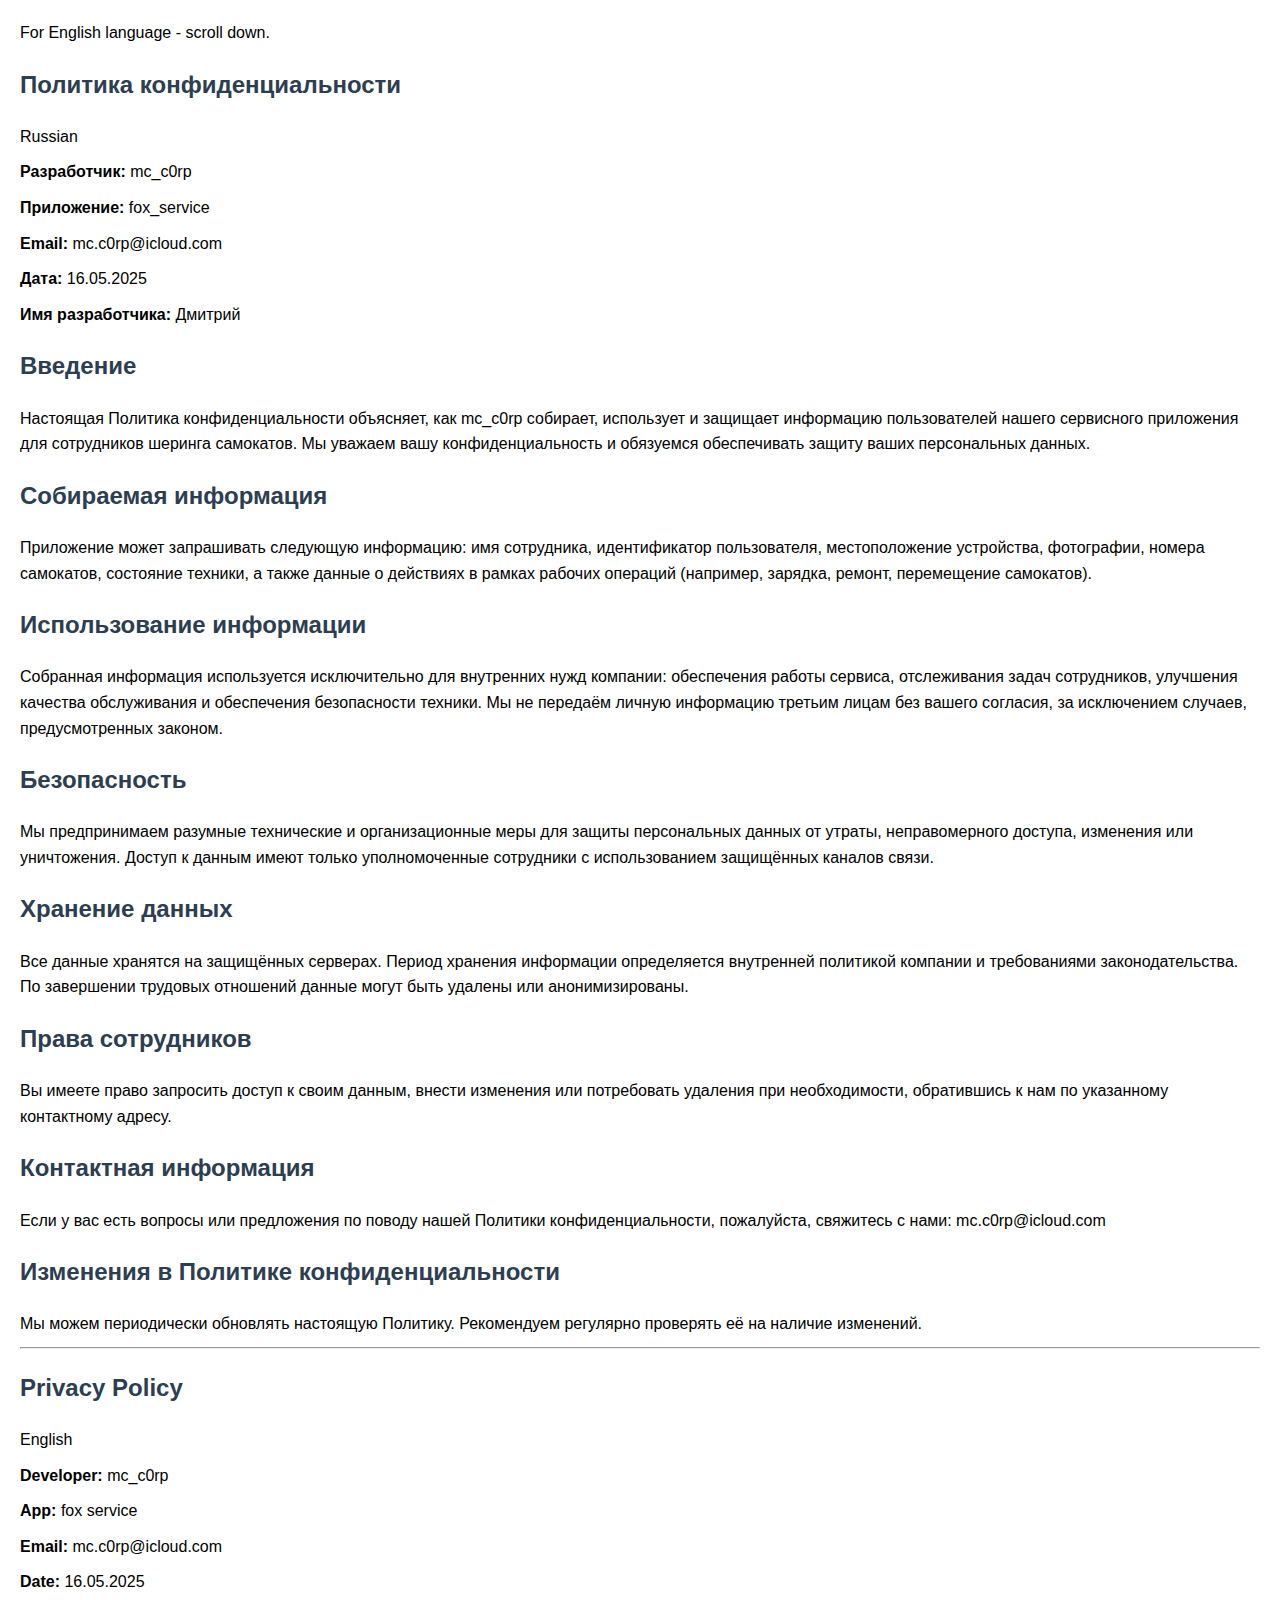
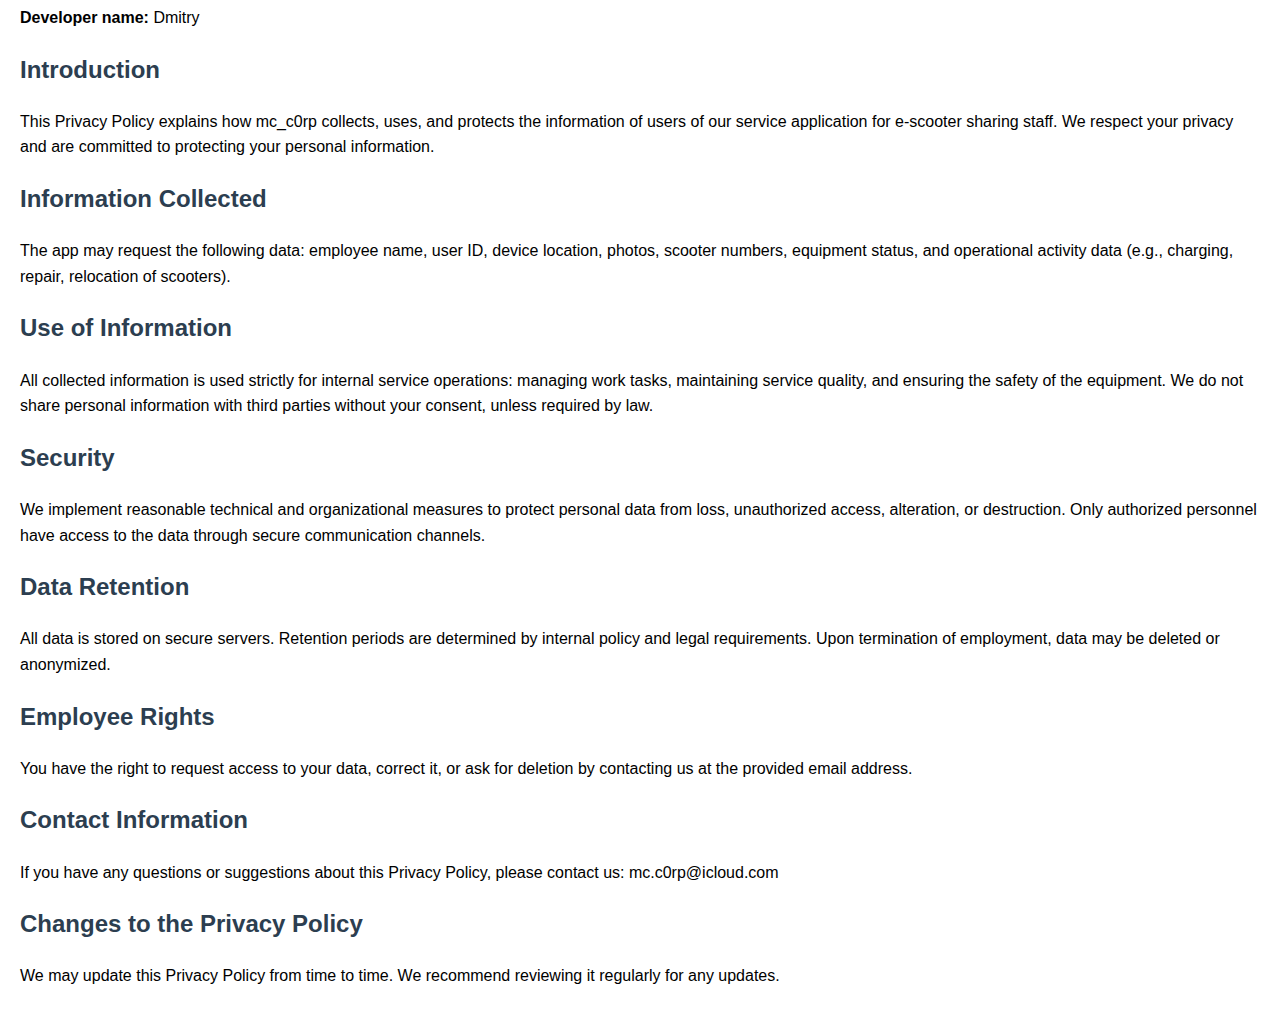
<file: privacy/fox-service.html>
<!DOCTYPE html>
<html lang="ru">
<head>
    <meta charset="UTF-8">
    <meta name="viewport" content="width=device-width, initial-scale=1.0">
    <title>Политика конфиденциальности</title>
    <style>
        body {
            font-family: Arial, sans-serif;
            margin: 20px;
            line-height: 1.6;
        }
        h2 {
            color: #2c3e50;
        }
        p {
            margin: 10px 0;
        }
    </style>
</head>
<body>
    <p>For English language - scroll down.</p>
    <h2>Политика конфиденциальности</h2>
    <p>Russian</p>
    <p><strong>Разработчик:</strong> mc_c0rp</p>
    <p><strong>Приложение:</strong> fox_service</p>
    <p><strong>Email:</strong> mc.c0rp@icloud.com</p>
    <p><strong>Дата:</strong> 16.05.2025</p>
    <p><strong>Имя разработчика:</strong> Дмитрий</p>

    <h2>Введение</h2>
    <p>Настоящая Политика конфиденциальности объясняет, как mc_c0rp собирает, использует и защищает информацию пользователей нашего сервисного приложения для сотрудников шеринга самокатов. Мы уважаем вашу конфиденциальность и обязуемся обеспечивать защиту ваших персональных данных.</p>

    <h2>Собираемая информация</h2>
    <p>Приложение может запрашивать следующую информацию: имя сотрудника, идентификатор пользователя, местоположение устройства, фотографии, номера самокатов, состояние техники, а также данные о действиях в рамках рабочих операций (например, зарядка, ремонт, перемещение самокатов).</p>

    <h2>Использование информации</h2>
    <p>Собранная информация используется исключительно для внутренних нужд компании: обеспечения работы сервиса, отслеживания задач сотрудников, улучшения качества обслуживания и обеспечения безопасности техники. Мы не передаём личную информацию третьим лицам без вашего согласия, за исключением случаев, предусмотренных законом.</p>

    <h2>Безопасность</h2>
    <p>Мы предпринимаем разумные технические и организационные меры для защиты персональных данных от утраты, неправомерного доступа, изменения или уничтожения. Доступ к данным имеют только уполномоченные сотрудники с использованием защищённых каналов связи.</p>

    <h2>Хранение данных</h2>
    <p>Все данные хранятся на защищённых серверах. Период хранения информации определяется внутренней политикой компании и требованиями законодательства. По завершении трудовых отношений данные могут быть удалены или анонимизированы.</p>

    <h2>Права сотрудников</h2>
    <p>Вы имеете право запросить доступ к своим данным, внести изменения или потребовать удаления при необходимости, обратившись к нам по указанному контактному адресу.</p>

    <h2>Контактная информация</h2>
    <p>Если у вас есть вопросы или предложения по поводу нашей Политики конфиденциальности, пожалуйста, свяжитесь с нами: mc.c0rp@icloud.com</p>

    <h2>Изменения в Политике конфиденциальности</h2>
    <p>Мы можем периодически обновлять настоящую Политику. Рекомендуем регулярно проверять её на наличие изменений.</p>

    <hr>

    <h2>Privacy Policy</h2>
    <p>English</p>
    <p><strong>Developer:</strong> mc_c0rp</p>
    <p><strong>App:</strong> fox service</p>
    <p><strong>Email:</strong> mc.c0rp@icloud.com</p>
    <p><strong>Date:</strong> 16.05.2025</p>
    <p><strong>Developer name:</strong> Dmitry</p>

    <h2>Introduction</h2>
    <p>This Privacy Policy explains how mc_c0rp collects, uses, and protects the information of users of our service application for e-scooter sharing staff. We respect your privacy and are committed to protecting your personal information.</p>

    <h2>Information Collected</h2>
    <p>The app may request the following data: employee name, user ID, device location, photos, scooter numbers, equipment status, and operational activity data (e.g., charging, repair, relocation of scooters).</p>

    <h2>Use of Information</h2>
    <p>All collected information is used strictly for internal service operations: managing work tasks, maintaining service quality, and ensuring the safety of the equipment. We do not share personal information with third parties without your consent, unless required by law.</p>

    <h2>Security</h2>
    <p>We implement reasonable technical and organizational measures to protect personal data from loss, unauthorized access, alteration, or destruction. Only authorized personnel have access to the data through secure communication channels.</p>

    <h2>Data Retention</h2>
    <p>All data is stored on secure servers. Retention periods are determined by internal policy and legal requirements. Upon termination of employment, data may be deleted or anonymized.</p>

    <h2>Employee Rights</h2>
    <p>You have the right to request access to your data, correct it, or ask for deletion by contacting us at the provided email address.</p>

    <h2>Contact Information</h2>
    <p>If you have any questions or suggestions about this Privacy Policy, please contact us: mc.c0rp@icloud.com</p>

    <h2>Changes to the Privacy Policy</h2>
    <p>We may update this Privacy Policy from time to time. We recommend reviewing it regularly for any updates.</p>
</body>
</html>
</file>
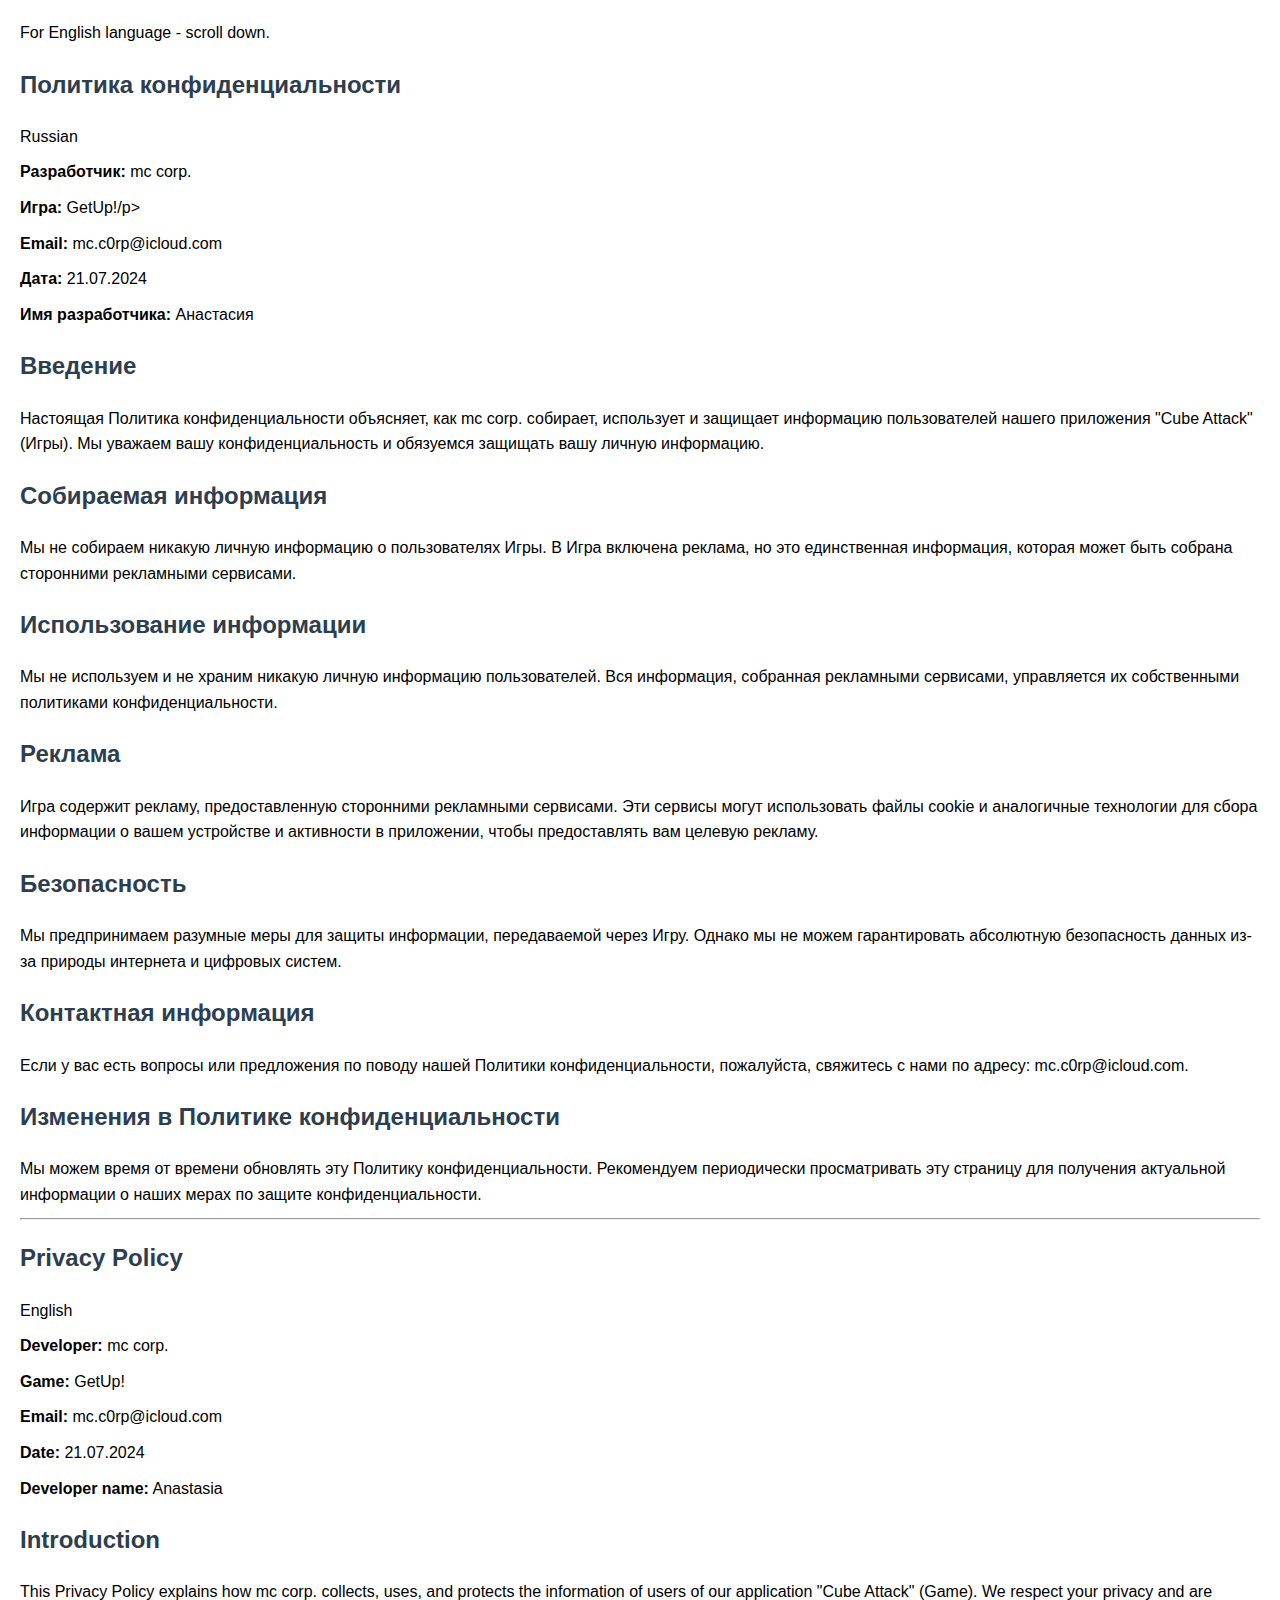
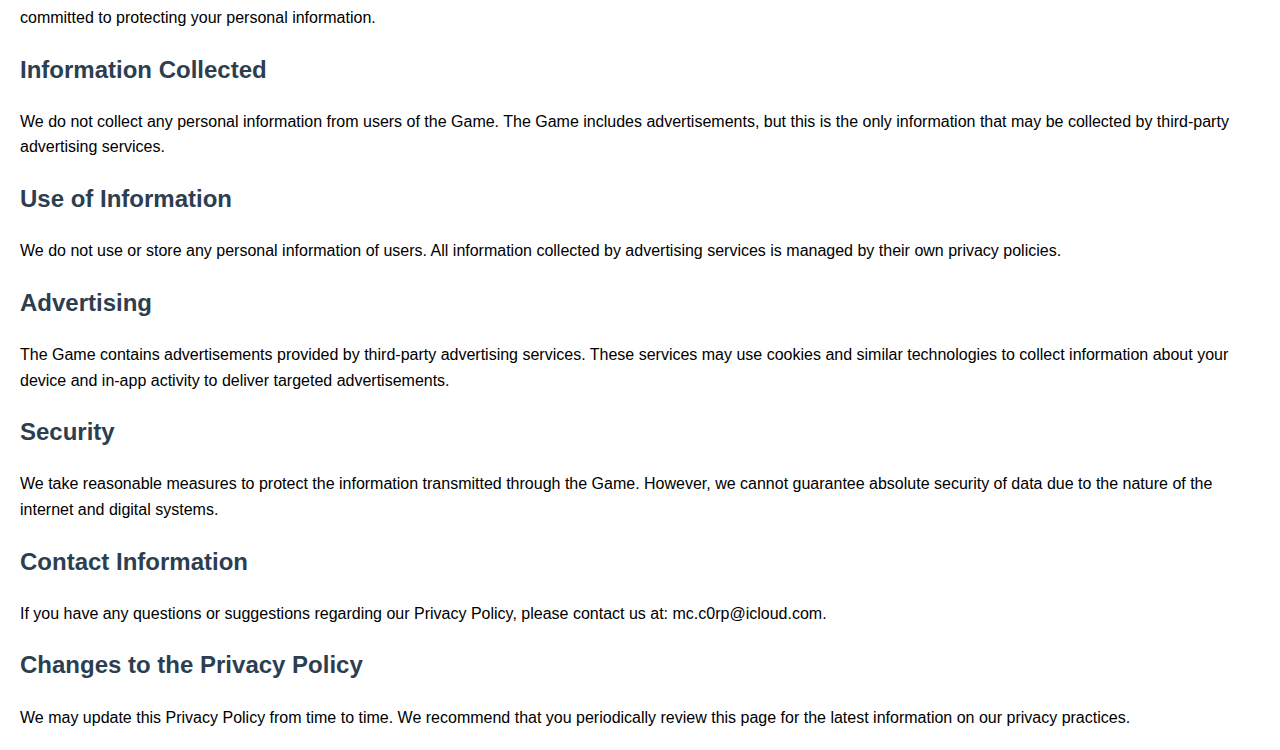
<file: privacy/get-up.html>
<!DOCTYPE html>
<html lang="ru">
<head>
    <meta charset="UTF-8">
    <meta name="viewport" content="width=device-width, initial-scale=1.0">
    <title>Политика конфиденциальности</title>
    <style>
        body {
            font-family: Arial, sans-serif;
            margin: 20px;
            line-height: 1.6;
        }
        h2 {
            color: #2c3e50;
        }
        p {
            margin: 10px 0;
        }
    </style>
</head>
<body>
    <p>For English language - scroll down.</p>
    <h2>Политика конфиденциальности</h2>
    <p>Russian</p>
    <p><strong>Разработчик:</strong> mc corp.</p>
    <p><strong>Игра:</strong> GetUp!/p>
    <p><strong>Email:</strong> mc.c0rp@icloud.com</p>
    <p><strong>Дата:</strong> 21.07.2024</p>
    <p><strong>Имя разработчика:</strong> Анастасия</p>

    <h2>Введение</h2>
    <p>Настоящая Политика конфиденциальности объясняет, как mc corp. собирает, использует и защищает информацию пользователей нашего приложения "Cube Attack" (Игры). Мы уважаем вашу конфиденциальность и обязуемся защищать вашу личную информацию.</p>

    <h2>Собираемая информация</h2>
    <p>Мы не собираем никакую личную информацию о пользователях Игры. В Игра включена реклама, но это единственная информация, которая может быть собрана сторонними рекламными сервисами.</p>

    <h2>Использование информации</h2>
    <p>Мы не используем и не храним никакую личную информацию пользователей. Вся информация, собранная рекламными сервисами, управляется их собственными политиками конфиденциальности.</p>

    <h2>Реклама</h2>
    <p>Игра содержит рекламу, предоставленную сторонними рекламными сервисами. Эти сервисы могут использовать файлы cookie и аналогичные технологии для сбора информации о вашем устройстве и активности в приложении, чтобы предоставлять вам целевую рекламу.</p>

    <h2>Безопасность</h2>
    <p>Мы предпринимаем разумные меры для защиты информации, передаваемой через Игру. Однако мы не можем гарантировать абсолютную безопасность данных из-за природы интернета и цифровых систем.</p>

    <h2>Контактная информация</h2>
    <p>Если у вас есть вопросы или предложения по поводу нашей Политики конфиденциальности, пожалуйста, свяжитесь с нами по адресу: mc.c0rp@icloud.com.</p>

    <h2>Изменения в Политике конфиденциальности</h2>
    <p>Мы можем время от времени обновлять эту Политику конфиденциальности. Рекомендуем периодически просматривать эту страницу для получения актуальной информации о наших мерах по защите конфиденциальности.</p>

    <hr>

    <h2>Privacy Policy</h2>
    <p>English</p>
    <p><strong>Developer:</strong> mc corp.</p>
    <p><strong>Game:</strong> GetUp!</p>
    <p><strong>Email:</strong> mc.c0rp@icloud.com</p>
    <p><strong>Date:</strong> 21.07.2024</p>
    <p><strong>Developer name:</strong> Anastasia</p>

    <h2>Introduction</h2>
    <p>This Privacy Policy explains how mc corp. collects, uses, and protects the information of users of our application "Cube Attack" (Game). We respect your privacy and are committed to protecting your personal information.</p>

    <h2>Information Collected</h2>
    <p>We do not collect any personal information from users of the Game. The Game includes advertisements, but this is the only information that may be collected by third-party advertising services.</p>

    <h2>Use of Information</h2>
    <p>We do not use or store any personal information of users. All information collected by advertising services is managed by their own privacy policies.</p>

    <h2>Advertising</h2>
    <p>The Game contains advertisements provided by third-party advertising services. These services may use cookies and similar technologies to collect information about your device and in-app activity to deliver targeted advertisements.</p>

    <h2>Security</h2>
    <p>We take reasonable measures to protect the information transmitted through the Game. However, we cannot guarantee absolute security of data due to the nature of the internet and digital systems.</p>

    <h2>Contact Information</h2>
    <p>If you have any questions or suggestions regarding our Privacy Policy, please contact us at: mc.c0rp@icloud.com.</p>

    <h2>Changes to the Privacy Policy</h2>
    <p>We may update this Privacy Policy from time to time. We recommend that you periodically review this page for the latest information on our privacy practices.</p>

</body>
</html>
</file>
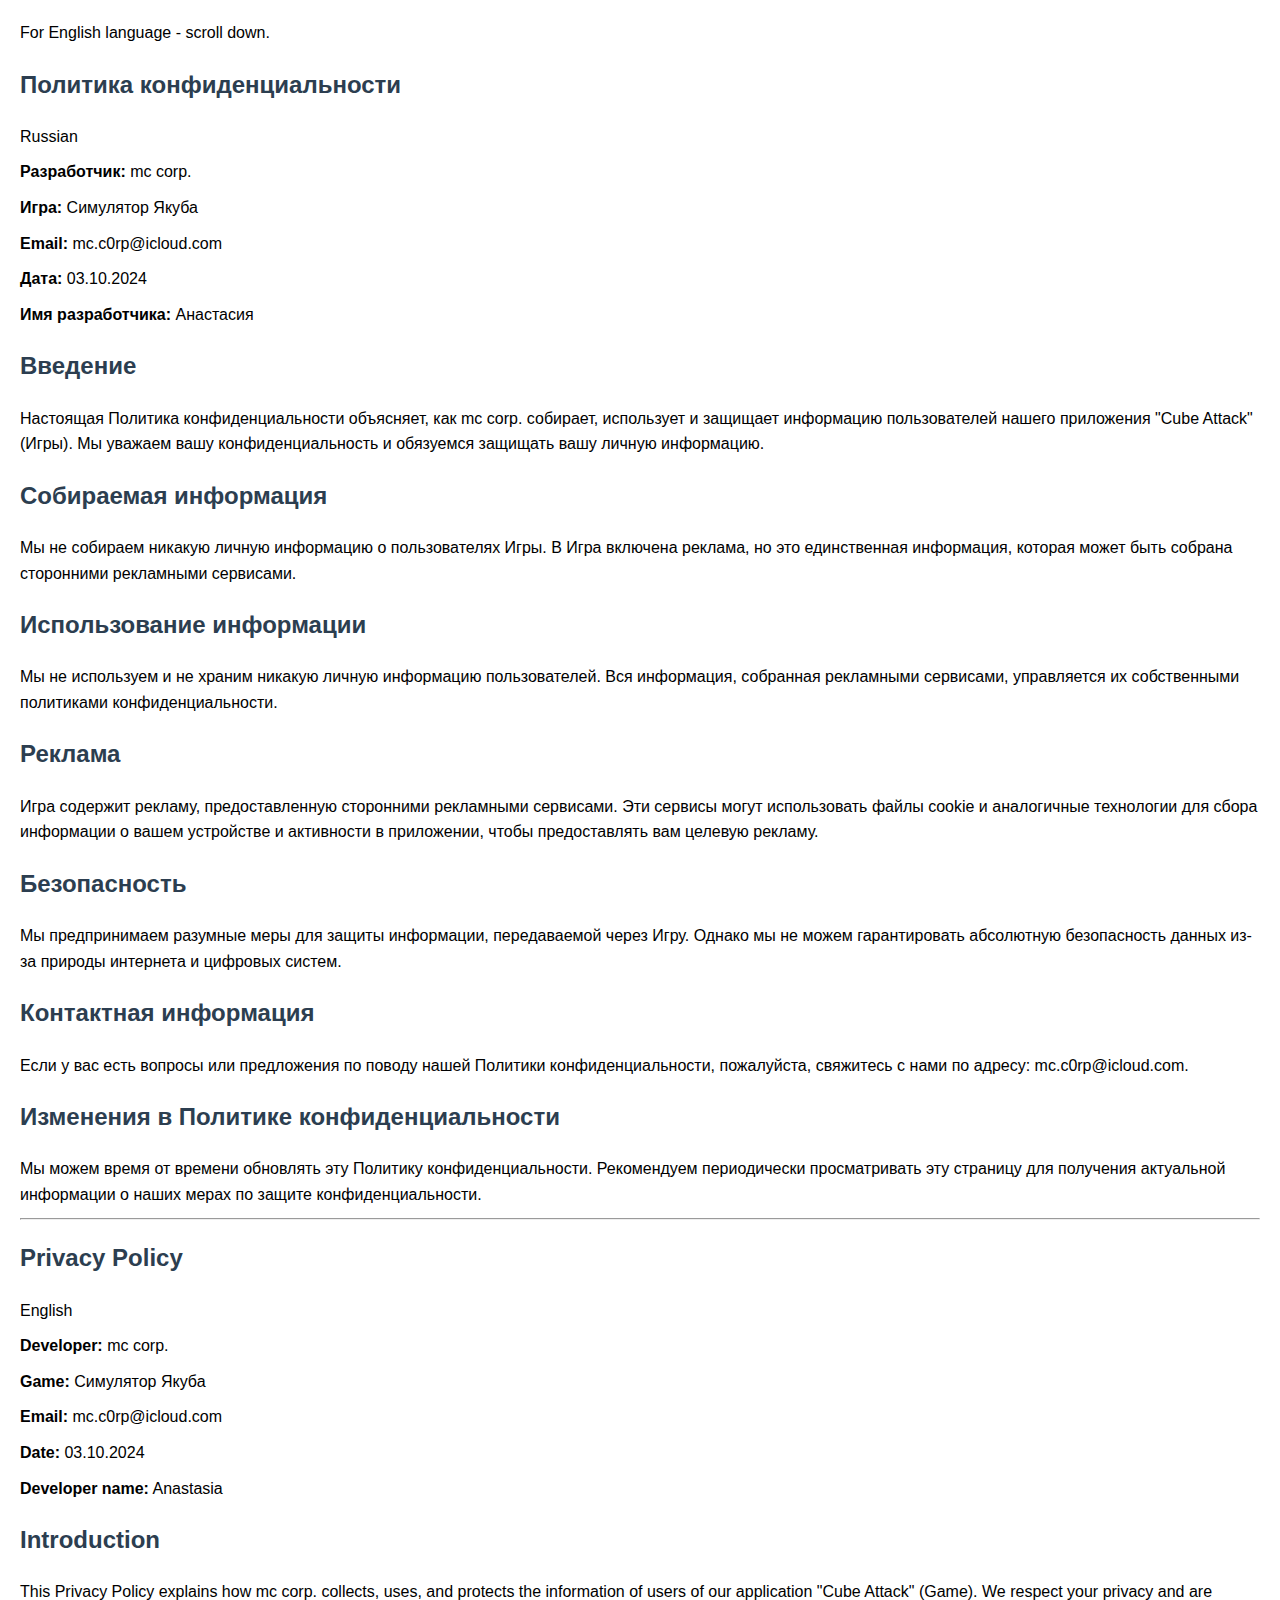
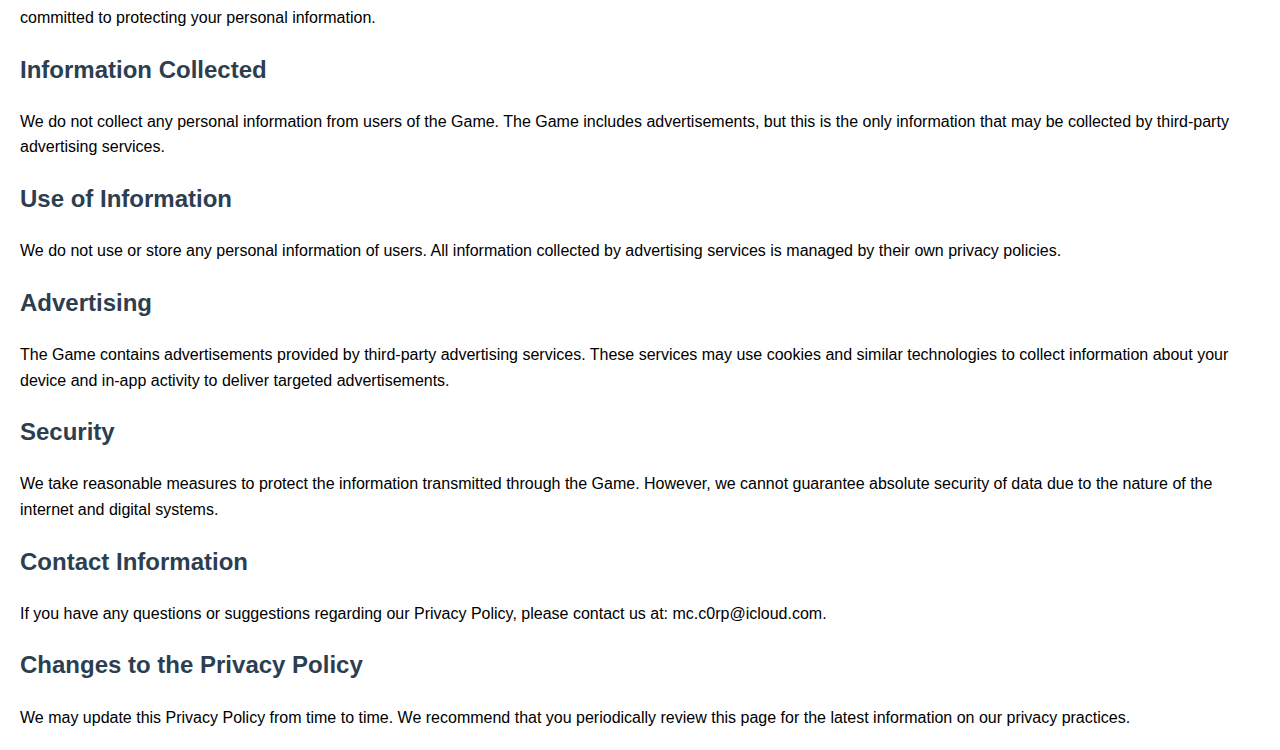
<file: privacy/yasim.html>
<!DOCTYPE html>
<html lang="ru">
<head>
    <meta charset="UTF-8">
    <meta name="viewport" content="width=device-width, initial-scale=1.0">
    <title>Политика конфиденциальности</title>
    <style>
        body {
            font-family: Arial, sans-serif;
            margin: 20px;
            line-height: 1.6;
        }
        h2 {
            color: #2c3e50;
        }
        p {
            margin: 10px 0;
        }
    </style>
</head>
<body>
    <p>For English language - scroll down.</p>
    <h2>Политика конфиденциальности</h2>
    <p>Russian</p>
    <p><strong>Разработчик:</strong> mc corp.</p>
    <p><strong>Игра:</strong> Симулятор Якуба</p>
    <p><strong>Email:</strong> mc.c0rp@icloud.com</p>
    <p><strong>Дата:</strong> 03.10.2024</p>
    <p><strong>Имя разработчика:</strong> Анастасия</p>

    <h2>Введение</h2>
    <p>Настоящая Политика конфиденциальности объясняет, как mc corp. собирает, использует и защищает информацию пользователей нашего приложения "Cube Attack" (Игры). Мы уважаем вашу конфиденциальность и обязуемся защищать вашу личную информацию.</p>

    <h2>Собираемая информация</h2>
    <p>Мы не собираем никакую личную информацию о пользователях Игры. В Игра включена реклама, но это единственная информация, которая может быть собрана сторонними рекламными сервисами.</p>

    <h2>Использование информации</h2>
    <p>Мы не используем и не храним никакую личную информацию пользователей. Вся информация, собранная рекламными сервисами, управляется их собственными политиками конфиденциальности.</p>

    <h2>Реклама</h2>
    <p>Игра содержит рекламу, предоставленную сторонними рекламными сервисами. Эти сервисы могут использовать файлы cookie и аналогичные технологии для сбора информации о вашем устройстве и активности в приложении, чтобы предоставлять вам целевую рекламу.</p>

    <h2>Безопасность</h2>
    <p>Мы предпринимаем разумные меры для защиты информации, передаваемой через Игру. Однако мы не можем гарантировать абсолютную безопасность данных из-за природы интернета и цифровых систем.</p>

    <h2>Контактная информация</h2>
    <p>Если у вас есть вопросы или предложения по поводу нашей Политики конфиденциальности, пожалуйста, свяжитесь с нами по адресу: mc.c0rp@icloud.com.</p>

    <h2>Изменения в Политике конфиденциальности</h2>
    <p>Мы можем время от времени обновлять эту Политику конфиденциальности. Рекомендуем периодически просматривать эту страницу для получения актуальной информации о наших мерах по защите конфиденциальности.</p>

    <hr>

    <h2>Privacy Policy</h2>
    <p>English</p>
    <p><strong>Developer:</strong> mc corp.</p>
    <p><strong>Game:</strong> Симулятор Якуба</p>
    <p><strong>Email:</strong> mc.c0rp@icloud.com</p>
    <p><strong>Date:</strong> 03.10.2024</p>
    <p><strong>Developer name:</strong> Anastasia</p>

    <h2>Introduction</h2>
    <p>This Privacy Policy explains how mc corp. collects, uses, and protects the information of users of our application "Cube Attack" (Game). We respect your privacy and are committed to protecting your personal information.</p>

    <h2>Information Collected</h2>
    <p>We do not collect any personal information from users of the Game. The Game includes advertisements, but this is the only information that may be collected by third-party advertising services.</p>

    <h2>Use of Information</h2>
    <p>We do not use or store any personal information of users. All information collected by advertising services is managed by their own privacy policies.</p>

    <h2>Advertising</h2>
    <p>The Game contains advertisements provided by third-party advertising services. These services may use cookies and similar technologies to collect information about your device and in-app activity to deliver targeted advertisements.</p>

    <h2>Security</h2>
    <p>We take reasonable measures to protect the information transmitted through the Game. However, we cannot guarantee absolute security of data due to the nature of the internet and digital systems.</p>

    <h2>Contact Information</h2>
    <p>If you have any questions or suggestions regarding our Privacy Policy, please contact us at: mc.c0rp@icloud.com.</p>

    <h2>Changes to the Privacy Policy</h2>
    <p>We may update this Privacy Policy from time to time. We recommend that you periodically review this page for the latest information on our privacy practices.</p>

</body>
</html>
</file>
